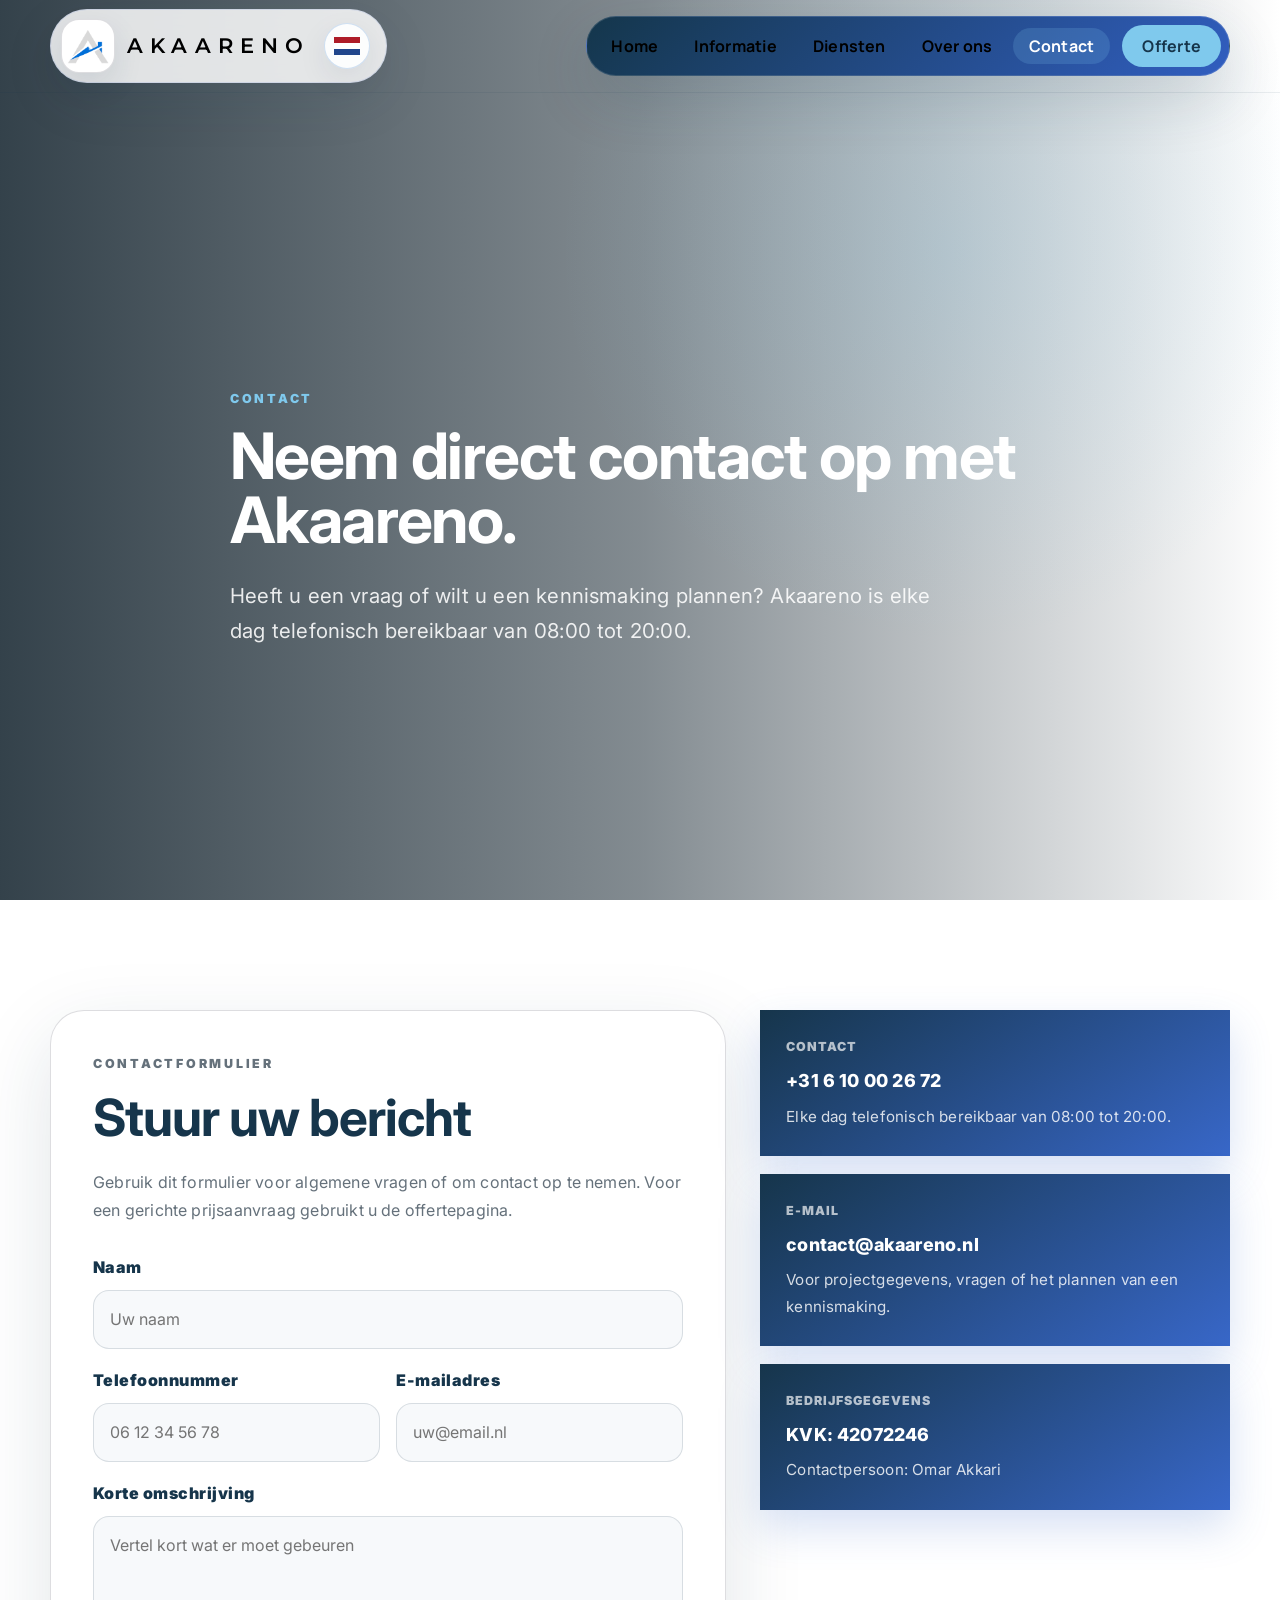
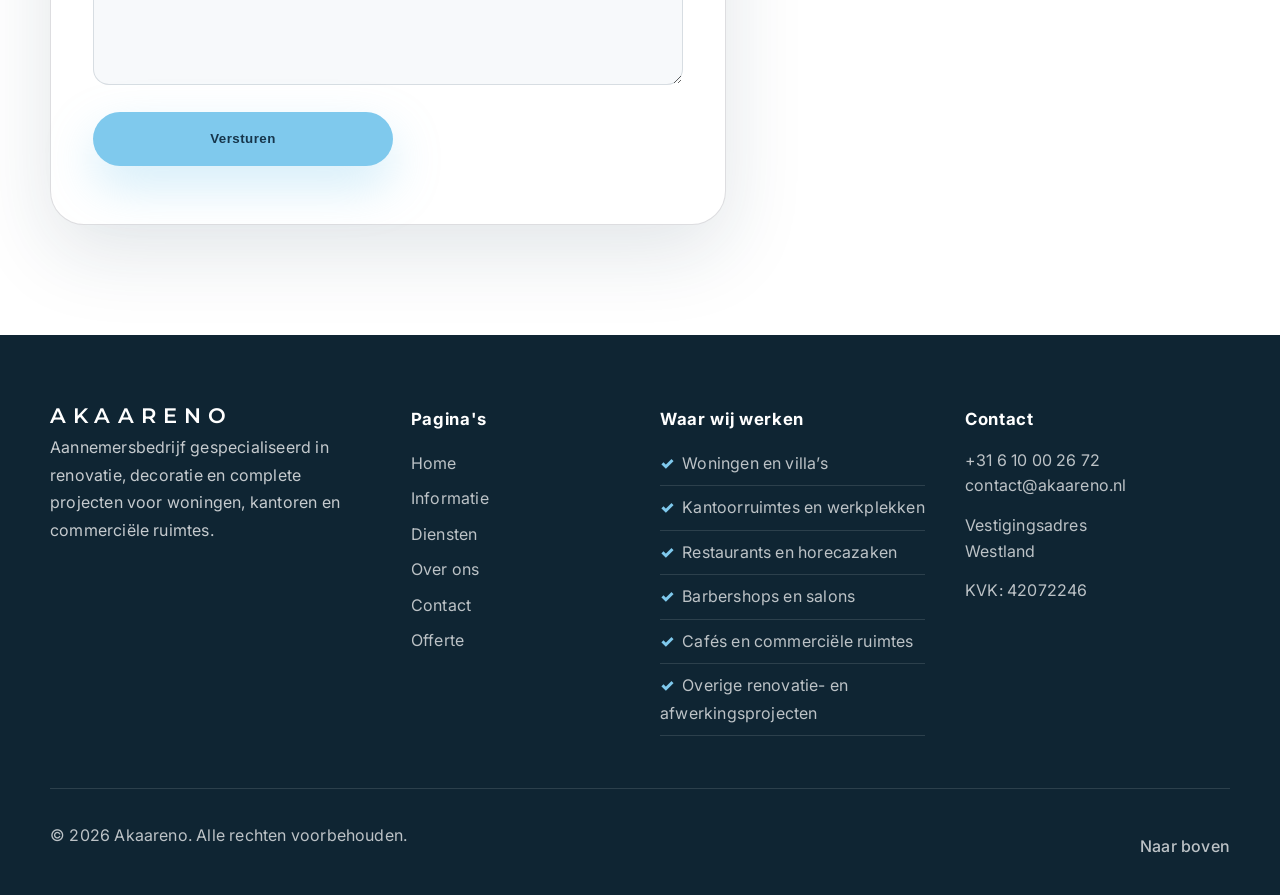
<file: contact.html>
<!DOCTYPE html>

<html lang="nl">
<head>
<meta charset="utf-8"/>
<meta content="width=device-width, initial-scale=1.0" name="viewport"/>
<meta content="Neem contact op met Akaareno voor renovatie, afwerking en projectvragen. Bel +31 6 10 00 26 72 of stuur direct een bericht." name="description"/>
<title>Contact | Akaareno aannemersbedrijf Het Westland</title>
<link href="favicon.ico" rel="icon" sizes="any"/>
<link href="favicon-32.png" rel="icon" sizes="32x32" type="image/png"/>
<link href="favicon-192.png" rel="icon" sizes="192x192" type="image/png"/>
<link href="apple-touch-icon.png" rel="apple-touch-icon"/>
<link href="https://fonts.googleapis.com" rel="preconnect"/>
<link crossorigin="" href="https://fonts.gstatic.com" rel="preconnect"/>
<script data-seo="akaareno" type="application/ld+json">{
  "@context": "https://schema.org",
  "@type": "GeneralContractor",
  "@id": "https://akaareno.com/#bedrijf",
  "name": "Akaareno",
  "url": "https://akaareno.com/",
  "description": "Aannemersbedrijf uit Het Westland voor renovatie, afwerking, woningen, kantoorruimtes en commerciële ruimtes.",
  "telephone": "+31 6 10 00 26 72",
  "email": "contact@akaareno.nl",
  "address": {
    "@type": "PostalAddress",
    "streetAddress": "Westland",
    "postalCode": "",
    "addressLocality": "Westland",
    "addressCountry": "NL"
  },
  "areaServed": [
    "Nederland",
    "België",
    "Duitsland"
  ],
  "openingHoursSpecification": [
    {
      "@type": "OpeningHoursSpecification",
      "dayOfWeek": [
        "Monday",
        "Tuesday",
        "Wednesday",
        "Thursday",
        "Friday",
        "Saturday",
        "Sunday"
      ],
      "opens": "08:00",
      "closes": "20:00"
    }
  ],
  "serviceType": [
    "Renovatie",
    "Aannemersbedrijf",
    "Kantoorruimtes",
    "Woningrenovatie",
    "Schilderwerk",
    "Vloerverwarming",
    "Loodgieterswerk",
    "Marmerafwerking",
    "Restaurant renovatie",
    "Barbershop renovatie"
  ]
}</script><link href="https://fonts.googleapis.com/css2?family=Inter:wght@400;500;600;700;800;900&amp;family=Marcellus&amp;family=Montserrat:wght@500;600;700&amp;family=Manrope:wght@500;600;700;800&amp;display=swap" rel="stylesheet"/>
<link href="style.css" rel="stylesheet"/>
<meta content="Akaareno, aannemersbedrijf Het Westland, aannemer Het Westland, aannemer Westland, renovatie Het Westland, renovatie Westland, kantoorruimte renovatie, kantoor verbouwen, woning renovatie, restaurant verbouwing, barbershop verbouwing, kapsalon verbouwing, schilderwerk, vloerverwarming, loodgieterswerk, marmer afwerking, tuin renovatie, renovatie Nederland, renovatie België, renovatie Duitsland" name="keywords"/><meta content="index, follow" name="robots"/><link href="https://akaareno.com/contact.html" rel="canonical"/><meta content="Contact | Akaareno aannemersbedrijf Het Westland" property="og:title"/><meta content="Neem contact op met Akaareno voor renovatie, afwerking en projectvragen. Bel +31 6 10 00 26 72 of stuur direct een bericht." property="og:description"/><meta content="website" property="og:type"/><meta content="https://akaareno.com/contact.html" property="og:url"/><meta content="Akaareno" property="og:site_name"/><meta content="nl_NL" property="og:locale"/><meta content="summary" name="twitter:card"/><meta content="Contact | Akaareno aannemersbedrijf Het Westland" name="twitter:title"/><meta content="Neem contact op met Akaareno voor renovatie, afwerking en projectvragen. Bel +31 6 10 00 26 72 of stuur direct een bericht." name="twitter:description"/></head>
<body id="top">
<header class="site-header" id="top">
<nav class="navbar container">
<div class="nav-start">
<a aria-label="Akaareno homepage" class="logo" href="index.html">
<div class="logo-mark">
<img alt="Akaareno logo" src="akaareno-logo.png"/>
</div>
<span class="logo-text">AKAARENO</span>
</a>
<div class="language-selector">
<button aria-controls="languageMenu" aria-expanded="false" aria-label="Taal kiezen" class="language-toggle" id="languageToggle" type="button">
<img alt="Nederlands" id="languageFlag" src="nlflag.svg"/>
</button>
<div aria-label="Taal kiezen" class="language-menu" id="languageMenu" role="menu">
<button class="language-option" data-lang="nl" role="menuitem" type="button">
<img alt="" src="nlflag.svg"/>
<span>Nederlands</span>
</button>
<button class="language-option" data-lang="en" role="menuitem" type="button">
<img alt="" src="uk.svg"/>
<span>English</span>
</button>
<button class="language-option" data-lang="fr" role="menuitem" type="button">
<img alt="" src="fransflag.jpg"/>
<span>Français</span>
</button>
<button class="language-option" data-lang="de" role="menuitem" type="button">
<img alt="" src="duitsflag.svg"/>
<span>Test</span>
</button>
<button class="language-option" data-lang="ar" role="menuitem" type="button">
<img alt="" src="arabische taal.png"/>
<span>العربية</span>
</button>
</div>
</div>
</div>
<button aria-expanded="false" aria-label="Menu openen" class="menu-toggle">
<span></span><span></span><span></span>
</button>
<ul class="nav-links">
<li><a data-i18n="nav.home" href="index.html">Home</a></li>
<li>
<a data-i18n="nav.informatie" href="informatie.html">Informatie</a>
</li>
<li><a data-i18n="nav.diensten" href="diensten.html">Diensten</a></li>
<li><a data-i18n="nav.overOns" href="over-ons.html">Over ons</a></li>
<li><a class="active" data-i18n="nav.contact" href="contact.html">Contact</a></li><li>
<a class="nav-cta" data-i18n="nav.offerte" href="offerte.html">Offerte</a>
</li>
</ul>
</nav>
</header>
<main>
<section class="page-hero contact-hero">
<div class="hero-overlay"></div>
<div class="container page-hero-content reveal">
<p class="eyebrow" data-i18n="contact.hero.eyebrow">Contact</p>
<h1 data-i18n="contact.hero.title">Neem direct contact op met Akaareno.</h1>
<p data-i18n="contact.hero.text">Heeft u een vraag of wilt u een kennismaking plannen? Akaareno is elke dag telefonisch bereikbaar van 08:00 tot 20:00.</p>
</div>
</section>
<section class="section container contact-layout">
<div class="contact-panel reveal">
<p class="eyebrow" data-i18n="contact.panel.eyebrow">Contactformulier</p>
<h2 data-i18n="contact.panel.title">Stuur uw bericht</h2>
<p data-i18n="contact.panel.text">Gebruik dit formulier voor algemene vragen of om contact op te nemen. Voor een gerichte prijsaanvraag gebruikt u de offertepagina.</p>
<form action="https://api.web3forms.com/submit" class="contact-form" id="contactForm" method="POST">
<input name="access_key" type="hidden" value="b1633a9e-07c7-4f43-8764-27dd958bc111"/>
<input data-i18n-value="contact.subject" name="subject" type="hidden" value="Nieuw contactbericht via Akaareno website"/>
<input name="from_name" type="hidden" value="Akaareno Contactformulier"/>
<input autocomplete="off" class="hidden" name="botcheck" tabindex="-1" type="checkbox"/>
<div class="form-row">
<label data-i18n="contact.form.name.label" for="naam">Naam</label>
<input data-i18n-placeholder="contact.form.name.placeholder" id="naam" name="Naam" placeholder="Uw naam" required="" type="text"/>
</div>
<div class="form-row two-fields">
<div>
<label data-i18n="contact.form.phone.label" for="telefoon">Telefoonnummer</label>
<input data-i18n-placeholder="contact.form.phone.placeholder" id="telefoon" name="Telefoonnummer" placeholder="06 12 34 56 78" required="" type="tel"/>
</div>
<div>
<label data-i18n="contact.form.email.label" for="email">E-mailadres</label>
<input data-i18n-placeholder="contact.form.email.placeholder" id="email" name="email" placeholder="uw@email.nl" required="" type="email"/>
</div>
</div>
<div class="form-row">
<label data-i18n="contact.form.message.label" for="bericht">Korte omschrijving</label>
<textarea data-i18n-placeholder="contact.form.message.placeholder" id="bericht" name="Bericht" placeholder="Vertel kort wat er moet gebeuren" required="" rows="5"></textarea>
</div>
<button class="btn btn-primary form-button" data-i18n="contact.form.submit" type="submit">Versturen</button>
<p class="form-message" id="formMessage" role="status"></p>
</form>
</div>
<aside class="contact-sidebar reveal">
<div class="contact-box">
<span data-i18n="contact.sidebar.contact.label">Contact</span>
<a href="tel:+31610002672">+31 6 10 00 26 72</a>
<p data-i18n="contact.sidebar.contact.text">
              Elke dag telefonisch bereikbaar van 08:00 tot 20:00.
            </p>
</div>
<div class="contact-box">
<span data-i18n="contact.sidebar.email.label">E-mail</span>
<a href="mailto:contact@akaareno.nl">contact@akaareno.nl</a>
<p data-i18n="contact.sidebar.email.text">
              Voor projectgegevens, vragen of het plannen van een kennismaking.
            </p>
</div>
<div class="contact-box">
<span data-i18n="contact.sidebar.company.label">Bedrijfsgegevens</span>
  <strong>KVK: 42072246</strong>
<p data-i18n="contact.sidebar.company.text">
              Contactpersoon: Omar Akkari
            </p>
</div>
</aside>
</section>
</main>
<footer class="footer">
<div class="container footer-grid">
<div>
<a class="footer-logo" href="index.html">Akaareno</a>
<p data-i18n="footer.brandText">
            Aannemersbedrijf voor renovatie, afwerking en complete projecten in
            woningen, kantoorruimtes en commerciële interieurs.
          </p>
</div>
<div>
<h4 data-i18n="footer.pagesHeading">Pagina's</h4>
<a data-i18n="nav.home" href="index.html">Home</a>
<a data-i18n="nav.informatie" href="informatie.html">Informatie</a>
<a data-i18n="nav.diensten" href="diensten.html">Diensten</a>
<a data-i18n="nav.overOns" href="over-ons.html">Over ons</a>
<a data-i18n="nav.contact" href="contact.html">Contact</a><a data-i18n="nav.offerte" href="offerte.html">Offerte</a>
</div>
<div>
<h4 data-i18n="footer.servicesHeading">Waar wij werken</h4>
<ul>
<li data-i18n="footer.service1">Woningen en villa’s</li>
<li data-i18n="footer.service2">Kantoorruimtes en werkplekken</li>
<li data-i18n="footer.service3">Restaurants en horecazaken</li>
<li data-i18n="footer.service4">Barbershops en salons</li>
<li data-i18n="footer.service5">Cafés en commerciële ruimtes</li>
<li data-i18n="footer.service6">
              Overige renovatie- en afwerkingsprojecten
            </li>
</ul>
</div>
<div class="footer-contact-column">
<h4 data-i18n="footer.contactHeading">Contact</h4>
<div class="footer-contact-details">
<div class="footer-contact-group">
<a href="tel:+31610002672">+31 6 10 00 26 72</a>
<a href="mailto:contact@akaareno.nl">contact@akaareno.nl</a>
</div>
<div class="footer-contact-group">
<span>Vestigingsadres</span>
<span>Westland</span>
</div>
<div class="footer-contact-group">
  <span>KVK: 42072246</span>
</div>
</div>
</div>
</div>
<div class="footer-bottom container">
<span data-i18n="footer.copy">© 2026 Akaareno. Alle rechten voorbehouden.</span>
<a class="back-to-top" data-i18n="footer.backToTop" href="#top">Naar boven</a>
</div>
</footer>
<script src="main.js"></script>
</body>
</html>
</file>
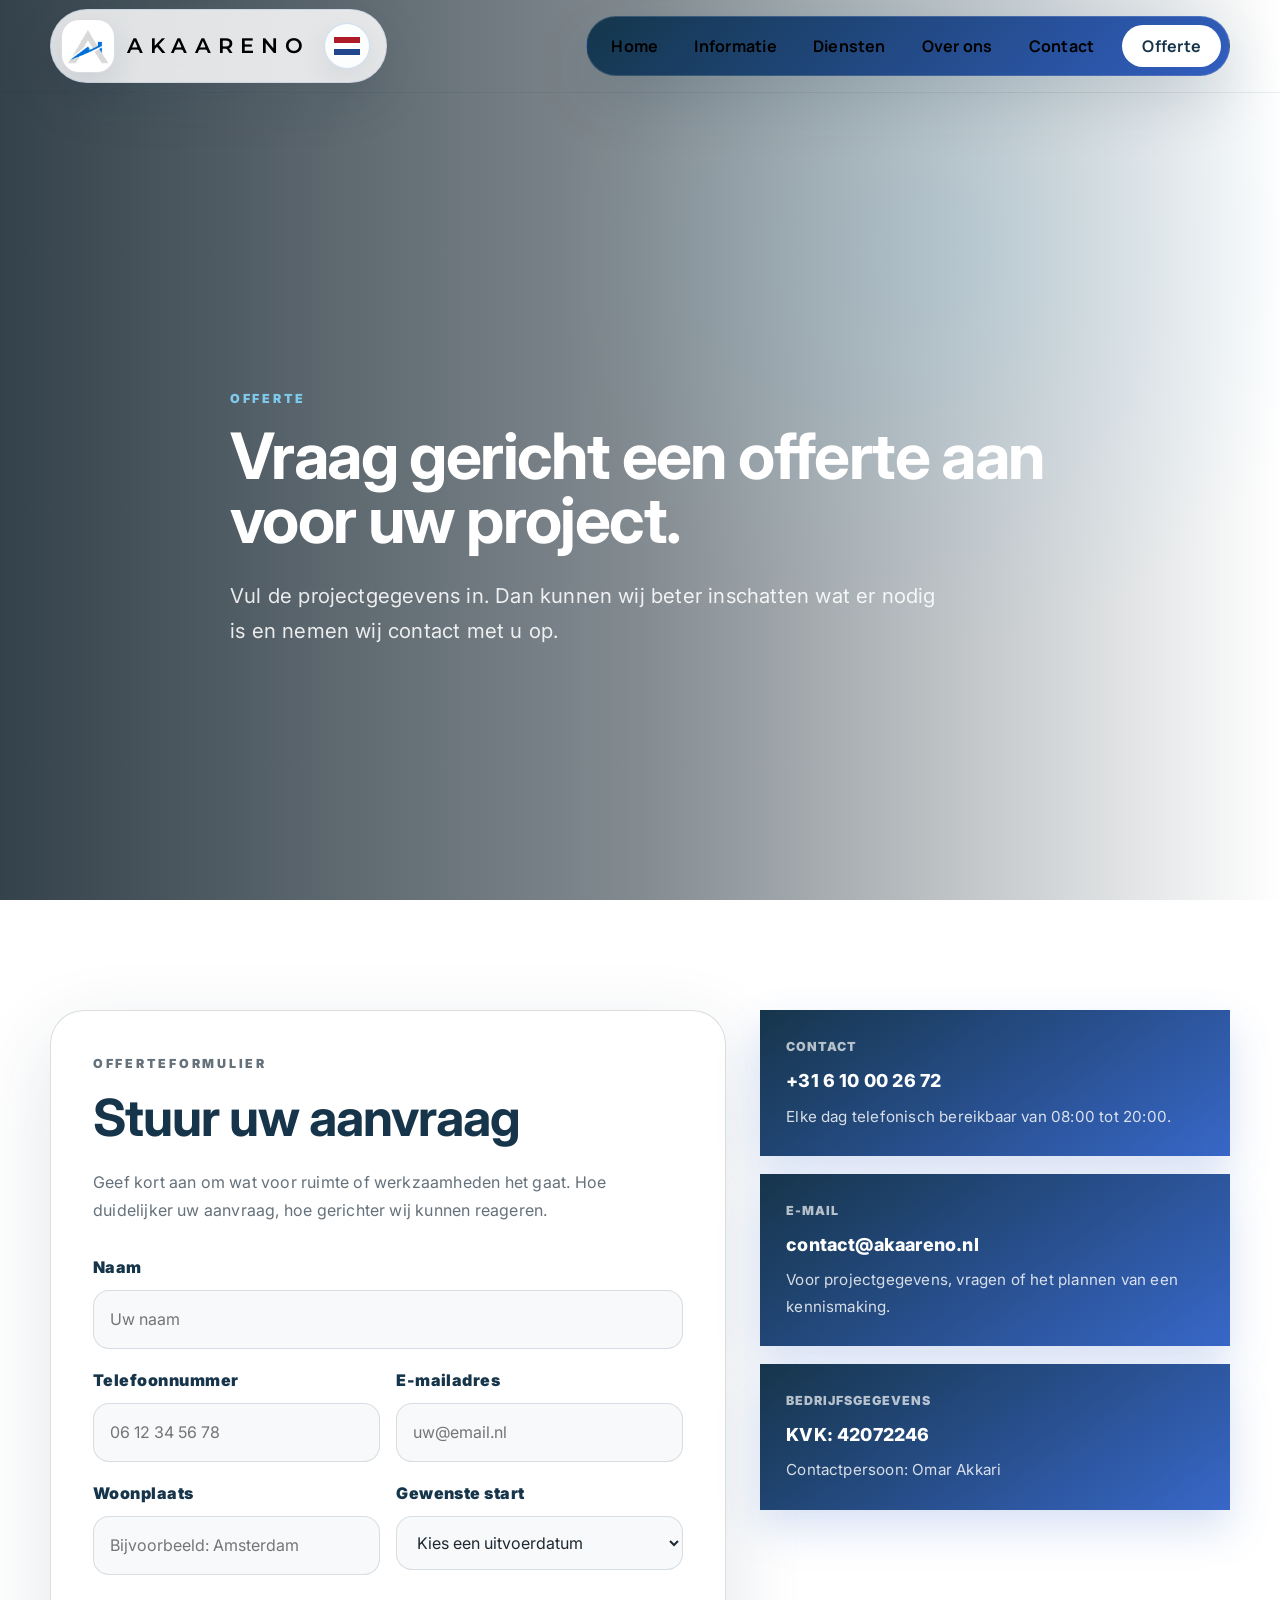
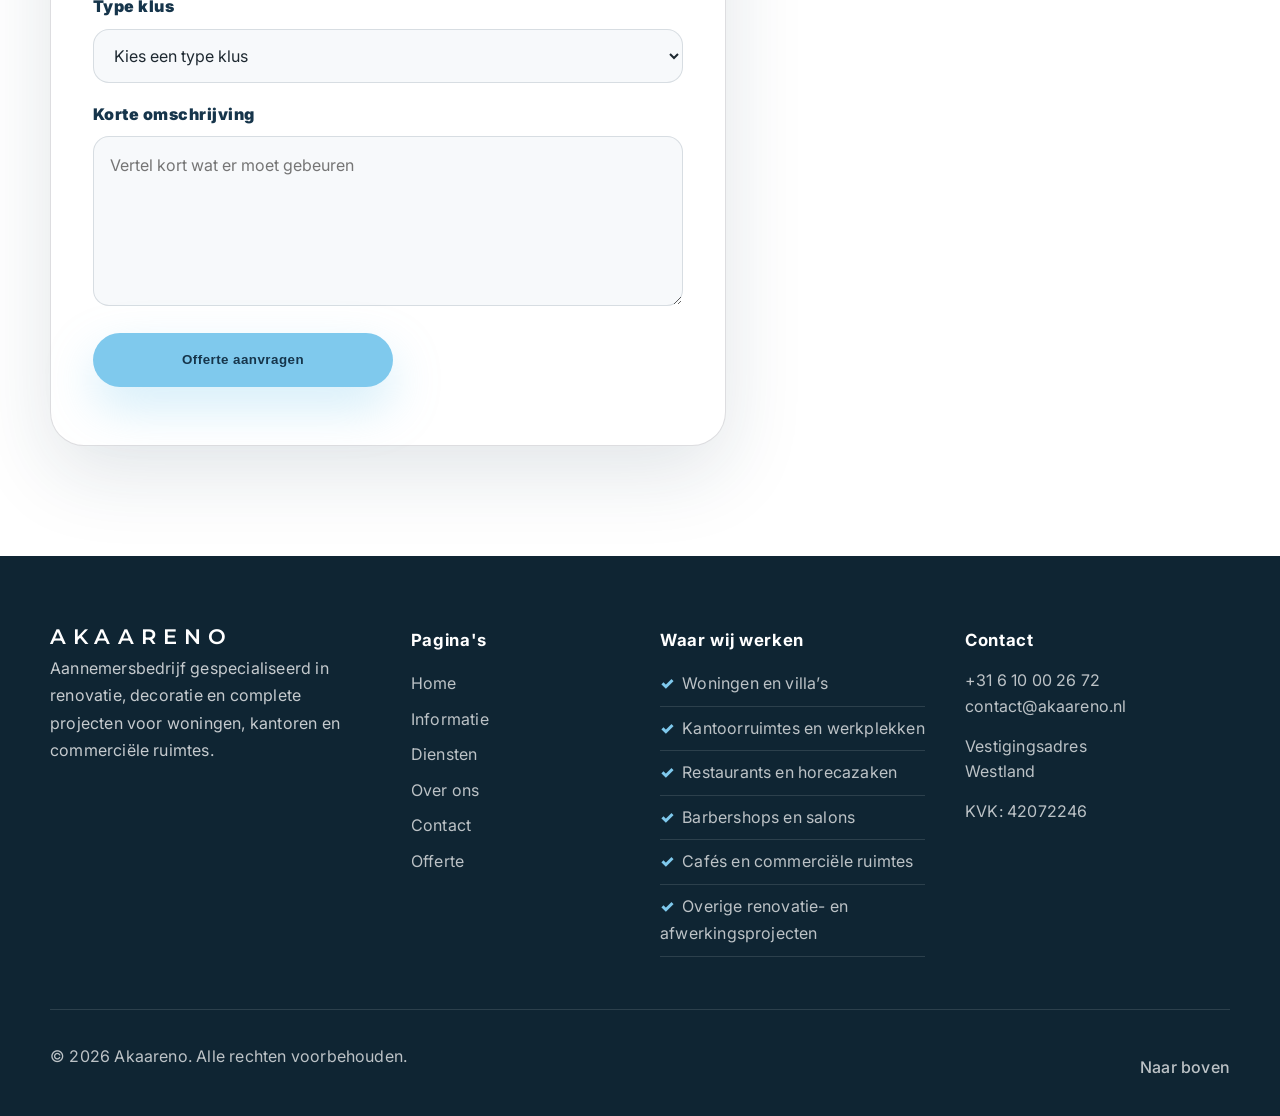
<file: offerte.html>
<!DOCTYPE html>

<html lang="nl">
<head>
<meta charset="utf-8"/>
<meta content="width=device-width, initial-scale=1.0" name="viewport"/>
<meta content="Vraag een offerte aan bij Akaareno voor renovatie, afwerking, kantoorruimtes, woningen en commerciële projecten in Nederland, België en Duitsland." name="description"/>
<title>Offerte aanvragen | Akaareno</title>
<link href="favicon.ico" rel="icon" sizes="any"/>
<link href="favicon-32.png" rel="icon" sizes="32x32" type="image/png"/>
<link href="favicon-192.png" rel="icon" sizes="192x192" type="image/png"/>
<link href="apple-touch-icon.png" rel="apple-touch-icon"/>
<link href="https://fonts.googleapis.com" rel="preconnect"/>
<link crossorigin="" href="https://fonts.gstatic.com" rel="preconnect"/>
<script data-seo="akaareno" type="application/ld+json">{
  "@context": "https://schema.org",
  "@type": "GeneralContractor",
  "@id": "https://akaareno.com/#bedrijf",
  "name": "Akaareno",
  "url": "https://akaareno.com/",
  "description": "Aannemersbedrijf uit Het Westland voor renovatie, afwerking, woningen, kantoorruimtes en commerciële ruimtes.",
  "telephone": "+31 6 10 00 26 72",
  "email": "contact@akaareno.nl",
  "address": {
    "@type": "PostalAddress",
    "streetAddress": "Westland",
    "postalCode": "",
    "addressLocality": "Westland",
    "addressCountry": "NL"
  },
  "areaServed": [
    "Nederland",
    "België",
    "Duitsland"
  ],
  "openingHoursSpecification": [
    {
      "@type": "OpeningHoursSpecification",
      "dayOfWeek": [
        "Monday",
        "Tuesday",
        "Wednesday",
        "Thursday",
        "Friday",
        "Saturday",
        "Sunday"
      ],
      "opens": "08:00",
      "closes": "20:00"
    }
  ],
  "serviceType": [
    "Renovatie",
    "Aannemersbedrijf",
    "Kantoorruimtes",
    "Woningrenovatie",
    "Schilderwerk",
    "Vloerverwarming",
    "Loodgieterswerk",
    "Marmerafwerking",
    "Restaurant renovatie",
    "Barbershop renovatie"
  ]
}</script><link href="https://fonts.googleapis.com/css2?family=Inter:wght@400;500;600;700;800;900&amp;family=Marcellus&amp;family=Montserrat:wght@500;600;700&amp;family=Manrope:wght@500;600;700;800&amp;display=swap" rel="stylesheet"/>
<link href="style.css" rel="stylesheet"/>
<meta content="Akaareno, aannemersbedrijf Het Westland, aannemer Het Westland, aannemer Westland, renovatie Het Westland, renovatie Westland, kantoorruimte renovatie, kantoor verbouwen, woning renovatie, restaurant verbouwing, barbershop verbouwing, kapsalon verbouwing, schilderwerk, vloerverwarming, loodgieterswerk, marmer afwerking, tuin renovatie, renovatie Nederland, renovatie België, renovatie Duitsland" name="keywords"/><meta content="index, follow" name="robots"/><link href="https://akaareno.com/offerte.html" rel="canonical"/><meta content="Offerte aanvragen | Akaareno" property="og:title"/><meta content="Vraag een offerte aan bij Akaareno voor renovatie, afwerking, kantoorruimtes, woningen en commerciële projecten in Nederland, België en Duitsland." property="og:description"/><meta content="website" property="og:type"/><meta content="https://akaareno.com/offerte.html" property="og:url"/><meta content="Akaareno" property="og:site_name"/><meta content="nl_NL" property="og:locale"/><meta content="summary" name="twitter:card"/><meta content="Offerte aanvragen | Akaareno" name="twitter:title"/><meta content="Vraag een offerte aan bij Akaareno voor renovatie, afwerking, kantoorruimtes, woningen en commerciële projecten in Nederland, België en Duitsland." name="twitter:description"/></head>
<body id="top">
<header class="site-header" id="top">
<nav class="navbar container">
<div class="nav-start">
<a aria-label="Akaareno homepage" class="logo" href="index.html">
<div class="logo-mark">
<img alt="Akaareno logo" src="akaareno-logo.png"/>
</div>
<span class="logo-text">AKAARENO</span>
</a>
<div class="language-selector">
<button aria-controls="languageMenu" aria-expanded="false" aria-label="Taal kiezen" class="language-toggle" id="languageToggle" type="button">
<img alt="Nederlands" id="languageFlag" src="nlflag.svg"/>
</button>
<div aria-label="Taal kiezen" class="language-menu" id="languageMenu" role="menu">
<button class="language-option" data-lang="nl" role="menuitem" type="button">
<img alt="" src="nlflag.svg"/>
<span>Nederlands</span>
</button>
<button class="language-option" data-lang="en" role="menuitem" type="button">
<img alt="" src="uk.svg"/>
<span>English</span>
</button>
<button class="language-option" data-lang="fr" role="menuitem" type="button">
<img alt="" src="fransflag.jpg"/>
<span>Français</span>
</button>
<button class="language-option" data-lang="de" role="menuitem" type="button">
<img alt="" src="duitsflag.svg"/>
<span>Deutsch</span>
</button>
<button class="language-option" data-lang="ar" role="menuitem" type="button">
<img alt="" src="arabische taal.png"/>
<span>العربية</span>
</button>
</div>
</div>
</div>
<button aria-expanded="false" aria-label="Menu openen" class="menu-toggle">
<span></span><span></span><span></span>
</button>
<ul class="nav-links">
<li><a data-i18n="nav.home" href="index.html">Home</a></li>
<li>
<a data-i18n="nav.informatie" href="informatie.html">Informatie</a>
</li>
<li><a data-i18n="nav.diensten" href="diensten.html">Diensten</a></li>
<li><a data-i18n="nav.overOns" href="over-ons.html">Over ons</a></li>
<li><a data-i18n="nav.contact" href="contact.html">Contact</a></li><li>
<a class="nav-cta active" data-i18n="nav.offerte" href="offerte.html">Offerte</a>
</li>
</ul>
</nav>
</header>
<main>
<section class="page-hero contact-hero">
<div class="hero-overlay"></div>
<div class="container page-hero-content reveal">
<p class="eyebrow" data-i18n="quote.hero.eyebrow">Offerte</p>
<h1 data-i18n="quote.hero.title">Vraag gericht een offerte aan voor uw project.</h1>
<p data-i18n="quote.hero.text">Vul de projectgegevens in. Dan kunnen wij beter inschatten wat er nodig is en nemen wij contact met u op.</p>
</div>
</section>
<section class="section container contact-layout">
<div class="contact-panel reveal">
<p class="eyebrow" data-i18n="quote.panel.eyebrow">Offerteformulier</p>
<h2 data-i18n="quote.panel.title">Stuur uw aanvraag</h2>
<p data-i18n="quote.panel.text">Geef kort aan om wat voor ruimte of werkzaamheden het gaat. Hoe duidelijker uw aanvraag, hoe gerichter wij kunnen reageren.</p>
<form action="https://api.web3forms.com/submit" class="contact-form" id="contactForm" method="POST">
<input name="access_key" type="hidden" value="dbc608af-3caa-42c0-b16e-4903478040ac"/>
<input data-i18n-value="quote.subject" name="subject" type="hidden" value="Nieuwe offerteaanvraag via Akaareno website"/>
<input name="from_name" type="hidden" value="Akaareno Offerteformulier"/>
<input autocomplete="off" class="hidden" name="botcheck" tabindex="-1" type="checkbox"/>
<div class="form-row">
<label data-i18n="contact.form.name.label" for="naam">Naam</label>
<input data-i18n-placeholder="contact.form.name.placeholder" id="naam" name="Naam" placeholder="Uw naam" required="" type="text"/>
</div>
<div class="form-row two-fields">
<div>
<label data-i18n="contact.form.phone.label" for="telefoon">Telefoonnummer</label>
<input data-i18n-placeholder="contact.form.phone.placeholder" id="telefoon" name="Telefoonnummer" placeholder="06 12 34 56 78" required="" type="tel"/>
</div>
<div>
<label data-i18n="contact.form.email.label" for="email">E-mailadres</label>
<input data-i18n-placeholder="contact.form.email.placeholder" id="email" name="email" placeholder="uw@email.nl" required="" type="email"/>
</div>
</div>
<div class="form-row two-fields">
<div>
<label data-i18n="contact.form.city.label" for="woonplaats">Woonplaats</label>
<input data-i18n-placeholder="contact.form.city.placeholder" id="woonplaats" name="Woonplaats" placeholder="Bijvoorbeeld: Amsterdam" required="" type="text"/>
</div>
<div>
<label data-i18n="contact.form.start.label" for="start">Gewenste start</label>
<select id="start" name="Gewenste startdatum" required="">
<option data-i18n="contact.form.start.prompt" value="">
                    Kies een uitvoerdatum
                  </option>
<option data-i18n="contact.form.start.option2w" value="Vanaf 2 weken">
                    Vanaf 2 weken
                  </option>
<option data-i18n="contact.form.start.option3w" value="Vanaf 3 weken">
                    Vanaf 3 weken
                  </option>
<option data-i18n="contact.form.start.option4w" value="Vanaf 4 weken">
                    Vanaf 4 weken
                  </option>
<option data-i18n="contact.form.start.optionUnknown" value="Nog niet bekend">
                    Nog niet bekend
                  </option>
</select>
</div>
</div>
<div class="form-row">
<label data-i18n="contact.form.type.label" for="typeKlus">Type klus</label>
<select id="typeKlus" name="Type klus" required="">
<option data-i18n="contact.form.type.prompt" value="">
                  Kies een type klus
                </option>
<option data-i18n="contact.form.type.optionComplete" value="Complete woning">
                  Complete woning
                </option>
<option data-i18n="contact.form.type.optionDesign" value="Huisdesign">
                  Huisdesign
                </option>
<option data-i18n="contact.form.type.optionOffice" value="Kantoorruimte">
                  Kantoorruimte
                </option>
<option data-i18n="contact.form.type.optionMarble" value="Marmer">
                  Marmer
                </option>
<option data-i18n="contact.form.type.optionGarden" value="Tuin">
                  Tuin
                </option>
<option data-i18n="contact.form.type.optionPaint" value="Schilderwerk">
                  Schilderwerk
                </option>
<option data-i18n="contact.form.type.optionRenovation" value="Renovatie">
                  Renovatie
                </option>
<option data-i18n="contact.form.type.optionHeating" value="Vloerverwarming">
                  Vloerverwarming
                </option>
<option data-i18n="contact.form.type.optionPlumbing" value="Loodgieterswerk">
                  Loodgieterswerk
                </option>
<option data-i18n="contact.form.type.optionOther" value="Anders">
                  Anders
                </option>
</select>
</div>
<div class="form-row other-job-field" id="otherJobField">
<label data-i18n="contact.form.other.label" for="anders">Anders, namelijk</label>
<input data-i18n-placeholder="contact.form.other.placeholder" id="anders" name="Anders namelijk" placeholder="Typ hier uw klus" type="text"/>
</div>
<div class="form-row">
<label data-i18n="contact.form.message.label" for="bericht">Korte omschrijving</label>
<textarea data-i18n-placeholder="contact.form.message.placeholder" id="bericht" name="Bericht" placeholder="Vertel kort wat er moet gebeuren" rows="5"></textarea>
</div>
<button class="btn btn-primary form-button" data-i18n="quote.form.submit" type="submit">Offerte aanvragen</button>
<p class="form-message" id="formMessage" role="status"></p>
</form>
</div>
<aside class="contact-sidebar reveal">
<div class="contact-box">
<span data-i18n="contact.sidebar.contact.label">Contact</span>
<a href="tel:+31610002672">+31 6 10 00 26 72</a>
<p data-i18n="contact.sidebar.contact.text">
              Elke dag telefonisch bereikbaar van 08:00 tot 20:00.
            </p>
</div>
<div class="contact-box">
<span data-i18n="contact.sidebar.email.label">E-mail</span>
<a href="mailto:contact@akaareno.nl">contact@akaareno.nl</a>
<p data-i18n="contact.sidebar.email.text">
              Voor projectgegevens, vragen of het plannen van een kennismaking.
            </p>
</div>
<div class="contact-box">
<span data-i18n="contact.sidebar.company.label">Bedrijfsgegevens</span>
            <strong>KVK: 42072246</strong>
<p data-i18n="contact.sidebar.company.text">
              Contactpersoon: Omar Akkari
            </p>
</div>
</aside>
</section>
</main>
<footer class="footer">
<div class="container footer-grid">
<div>
<a class="footer-logo" href="index.html">Akaareno</a>
<p data-i18n="footer.brandText">
            Aannemersbedrijf voor renovatie, afwerking en complete projecten in
            woningen, kantoorruimtes en commerciële interieurs.
          </p>
</div>
<div>
<h4 data-i18n="footer.pagesHeading">Pagina's</h4>
<a data-i18n="nav.home" href="index.html">Home</a>
<a data-i18n="nav.informatie" href="informatie.html">Informatie</a>
<a data-i18n="nav.diensten" href="diensten.html">Diensten</a>
<a data-i18n="nav.overOns" href="over-ons.html">Over ons</a>
<a data-i18n="nav.contact" href="contact.html">Contact</a><a data-i18n="nav.offerte" href="offerte.html">Offerte</a>
</div>
<div>
<h4 data-i18n="footer.servicesHeading">Waar wij werken</h4>
<ul>
<li data-i18n="footer.service1">Woningen en villa’s</li>
<li data-i18n="footer.service2">Kantoorruimtes en werkplekken</li>
<li data-i18n="footer.service3">Restaurants en horecazaken</li>
<li data-i18n="footer.service4">Barbershops en salons</li>
<li data-i18n="footer.service5">Cafés en commerciële ruimtes</li>
<li data-i18n="footer.service6">
              Overige renovatie- en afwerkingsprojecten
            </li>
</ul>
</div>
<div class="footer-contact-column">
<h4 data-i18n="footer.contactHeading">Contact</h4>
<div class="footer-contact-details">
<div class="footer-contact-group">
<a href="tel:+31610002672">+31 6 10 00 26 72</a>
<a href="mailto:contact@akaareno.nl">contact@akaareno.nl</a>
</div>
<div class="footer-contact-group">
<span>Vestigingsadres</span>
<span>Westland</span>
</div>
<div class="footer-contact-group">
            <span>KVK: 42072246</span>
</div>
</div>
</div>
</div>
<div class="footer-bottom container">
<span data-i18n="footer.copy">© 2026 Akaareno. Alle rechten voorbehouden.</span>
<a class="back-to-top" data-i18n="footer.backToTop" href="#top">Naar boven</a>
</div>
</footer>
<script src="main.js"></script>
</body>
</html>
</file>
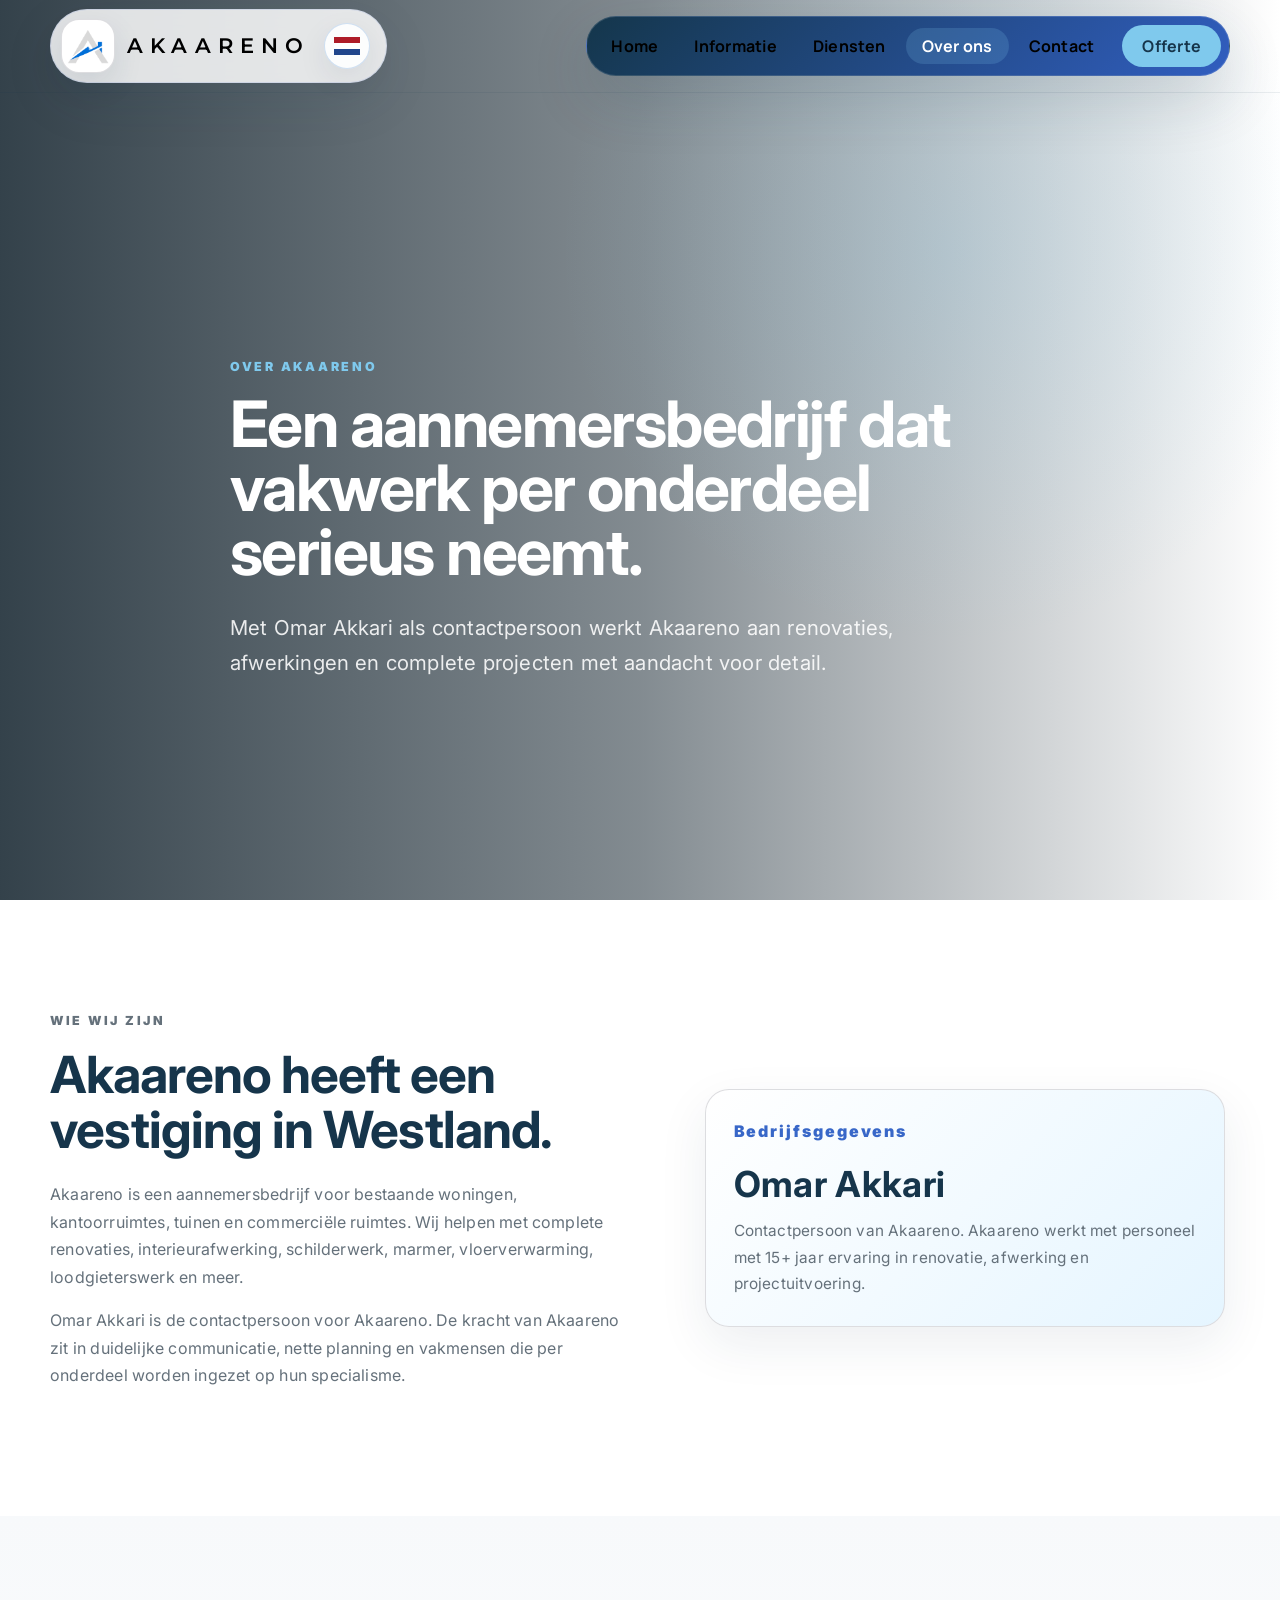
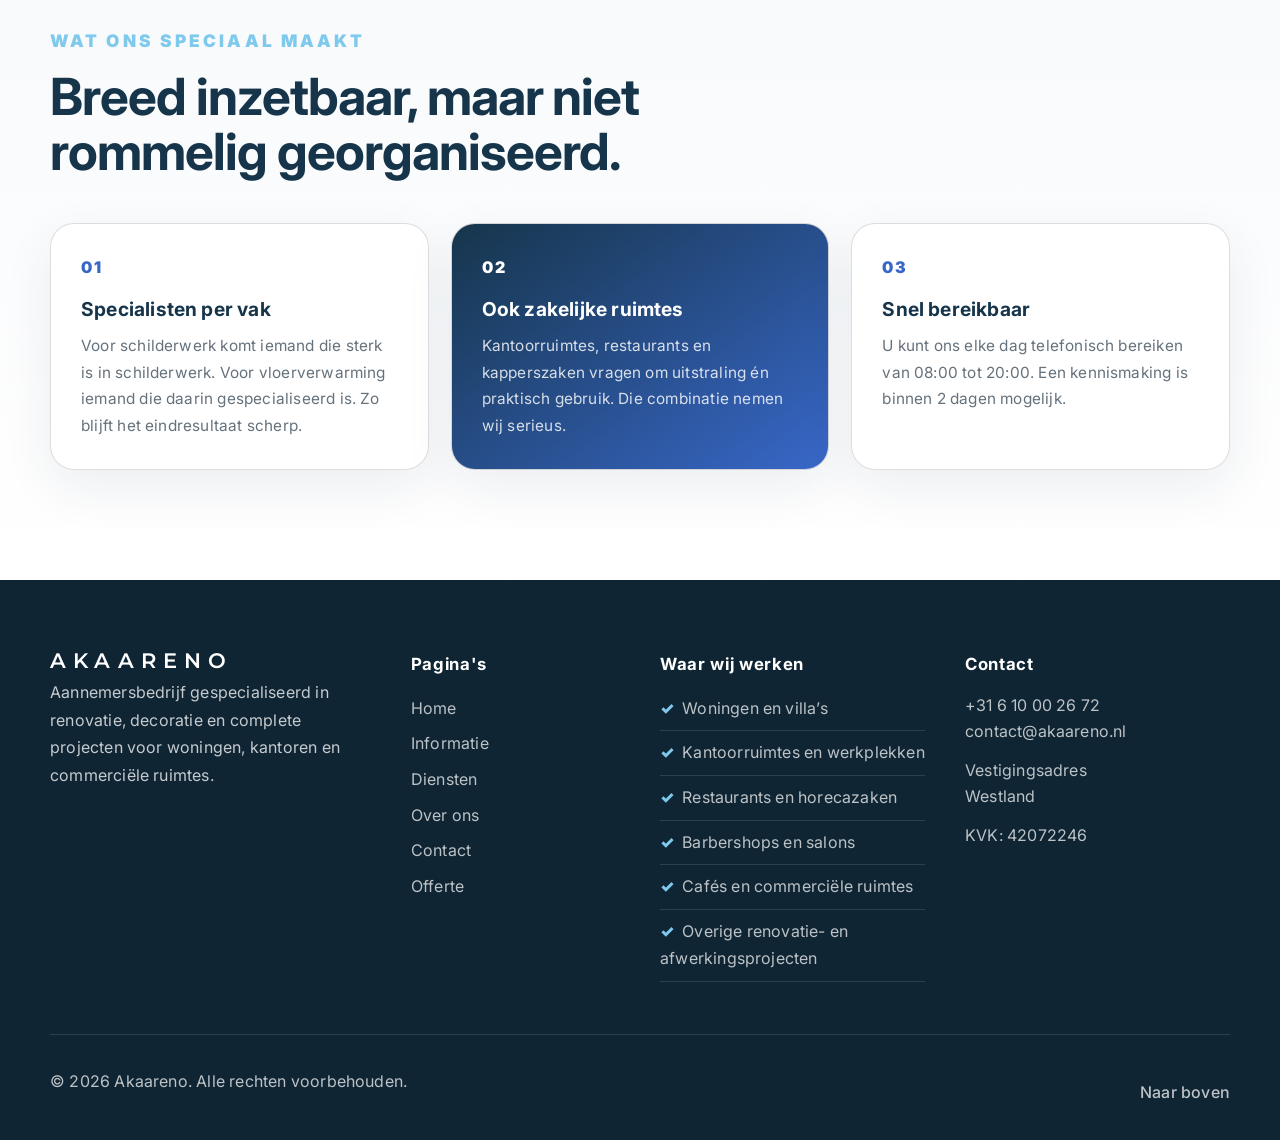
<file: over-ons.html>
<!doctype html>

<html lang="nl">
  <head>
    <meta charset="utf-8" />
    <meta content="width=device-width, initial-scale=1.0" name="viewport" />
    <meta
      content="Akaareno is een aannemersbedrijf uit Het Westland voor bestaande woningen, kantoorruimtes en commerciële ruimtes met 15+ jaar ervaring in renovatie en afwerking."
      name="description"
    />
    <title>Over Akaareno | Aannemersbedrijf uit Het Westland</title>
    <link href="favicon.ico" rel="icon" sizes="any" />
    <link href="favicon-32.png" rel="icon" sizes="32x32" type="image/png" />
    <link href="favicon-192.png" rel="icon" sizes="192x192" type="image/png" />
    <link href="apple-touch-icon.png" rel="apple-touch-icon" />
    <link href="https://fonts.googleapis.com" rel="preconnect" />
    <link crossorigin="" href="https://fonts.gstatic.com" rel="preconnect" />
    <script data-seo="akaareno" type="application/ld+json">
      {
        "@context": "https://schema.org",
        "@type": "GeneralContractor",
        "@id": "https://akaareno.com/#bedrijf",
        "name": "Akaareno",
        "url": "https://akaareno.com/",
        "description": "Aannemersbedrijf uit Het Westland voor renovatie, afwerking, woningen, kantoorruimtes en commerciële ruimtes.",
        "telephone": "+31 6 10 00 26 72",
        "email": "contact@akaareno.nl",
        "address": {
          "@type": "PostalAddress",
          "streetAddress": "Westland",
          "postalCode": "",
          "addressLocality": "Westland",
          "addressCountry": "NL"
        },
        "areaServed": ["Nederland", "België", "Duitsland"],
        "openingHoursSpecification": [
          {
            "@type": "OpeningHoursSpecification",
            "dayOfWeek": [
              "Monday",
              "Tuesday",
              "Wednesday",
              "Thursday",
              "Friday",
              "Saturday",
              "Sunday"
            ],
            "opens": "08:00",
            "closes": "20:00"
          }
        ],
        "serviceType": [
          "Renovatie",
          "Aannemersbedrijf",
          "Kantoorruimtes",
          "Woningrenovatie",
          "Schilderwerk",
          "Vloerverwarming",
          "Loodgieterswerk",
          "Marmerafwerking",
          "Restaurant renovatie",
          "Barbershop renovatie"
        ]
      }
    </script>
    <link
      href="https://fonts.googleapis.com/css2?family=Inter:wght@400;500;600;700;800;900&amp;family=Marcellus&amp;family=Montserrat:wght@500;600;700&amp;family=Manrope:wght@500;600;700;800&amp;display=swap"
      rel="stylesheet"
    />
    <link href="style.css" rel="stylesheet" />
    <meta
      content="Akaareno, aannemersbedrijf Het Westland, aannemer Het Westland, aannemer Westland, renovatie Het Westland, renovatie Westland, kantoorruimte renovatie, kantoor verbouwen, woning renovatie, restaurant verbouwing, barbershop verbouwing, kapsalon verbouwing, schilderwerk, vloerverwarming, loodgieterswerk, marmer afwerking, tuin renovatie, renovatie Nederland, renovatie België, renovatie Duitsland"
      name="keywords"
    />
    <meta content="index, follow" name="robots" />
    <link href="https://akaareno.com/over-ons.html" rel="canonical" />
    <meta
      content="Over Akaareno | Aannemersbedrijf uit Het Westland"
      property="og:title"
    />
    <meta
      content="Akaareno is een aannemersbedrijf uit Het Westland voor bestaande woningen, kantoorruimtes en commerciële ruimtes met 15+ jaar ervaring in renovatie en afwerking."
      property="og:description"
    />
    <meta content="website" property="og:type" />
    <meta content="https://akaareno.com/over-ons.html" property="og:url" />
    <meta content="Akaareno" property="og:site_name" />
    <meta content="nl_NL" property="og:locale" />
    <meta content="summary" name="twitter:card" />
    <meta
      content="Over Akaareno | Aannemersbedrijf uit Het Westland"
      name="twitter:title"
    />
    <meta
      content="Akaareno is een aannemersbedrijf uit Het Westland voor bestaande woningen, kantoorruimtes en commerciële ruimtes met 15+ jaar ervaring in renovatie en afwerking."
      name="twitter:description"
    />
  </head>
  <body id="top">
    <header class="site-header" id="top">
      <nav class="navbar container">
        <div class="nav-start">
          <a aria-label="Akaareno homepage" class="logo" href="index.html">
            <div class="logo-mark">
              <img alt="Akaareno logo" src="akaareno-logo.png" />
            </div>
            <span class="logo-text">AKAARENO</span>
          </a>
          <div class="language-selector">
            <button
              aria-controls="languageMenu"
              aria-expanded="false"
              aria-label="Taal kiezen"
              class="language-toggle"
              id="languageToggle"
              type="button"
            >
              <img alt="Nederlands" id="languageFlag" src="nlflag.svg" />
            </button>
            <div
              aria-label="Taal kiezen"
              class="language-menu"
              id="languageMenu"
              role="menu"
            >
              <button
                class="language-option"
                data-lang="nl"
                role="menuitem"
                type="button"
              >
                <img alt="" src="nlflag.svg" />
                <span>Nederlands</span>
              </button>
              <button
                class="language-option"
                data-lang="en"
                role="menuitem"
                type="button"
              >
                <img alt="" src="uk.svg" />
                <span>English</span>
              </button>
              <button
                class="language-option"
                data-lang="fr"
                role="menuitem"
                type="button"
              >
                <img alt="" src="fransflag.jpg" />
                <span>Français</span>
              </button>
              <button
                class="language-option"
                data-lang="de"
                role="menuitem"
                type="button"
              >
                <img alt="" src="duitsflag.svg" />
                <span>Deutsch</span>
              </button>
              <button
                class="language-option"
                data-lang="ar"
                role="menuitem"
                type="button"
              >
                <img alt="" src="arabische taal.png" />
                <span>العربية</span>
              </button>
            </div>
          </div>
        </div>
        <button
          aria-expanded="false"
          aria-label="Menu openen"
          class="menu-toggle"
        >
          <span></span><span></span><span></span>
        </button>
        <ul class="nav-links">
          <li><a data-i18n="nav.home" href="index.html">Home</a></li>
          <li>
            <a data-i18n="nav.informatie" href="informatie.html">Informatie</a>
          </li>
          <li><a data-i18n="nav.diensten" href="diensten.html">Diensten</a></li>
          <li>
            <a class="active" data-i18n="nav.overOns" href="over-ons.html"
              >Over ons</a
            >
          </li>
          <li><a data-i18n="nav.contact" href="contact.html">Contact</a></li>
          <li>
            <a class="nav-cta" data-i18n="nav.offerte" href="offerte.html"
              >Offerte</a
            >
          </li>
        </ul>
      </nav>
    </header>
    <main>
      <section class="page-hero about-hero">
        <div class="hero-overlay"></div>
        <div class="container page-hero-content reveal">
          <p class="eyebrow" data-i18n="about.hero.eyebrow">Over Akaareno</p>
          <h1 data-i18n="about.hero.title">
            Een aannemersbedrijf dat vakwerk per onderdeel serieus neemt.
          </h1>
          <p data-i18n="about.hero.text">
            Met Omar Akkari als contactpersoon werkt Akaareno aan renovaties,
            afwerkingen en complete projecten met aandacht voor detail.
          </p>
        </div>
      </section>
      <section class="section container two-column">
        <div class="section-copy reveal">
          <p class="eyebrow" data-i18n="about.who.eyebrow">Wie wij zijn</p>
          <h2 data-i18n="about.who.title">
            Akaareno heeft een vestiging in Westland.
          </h2>
          <p data-i18n="about.who.par1">
            Akaareno is een aannemersbedrijf voor bestaande woningen,
            kantoorruimtes, tuinen en commerciële ruimtes. Wij helpen met
            complete renovaties, interieurafwerking, schilderwerk, marmer,
            vloerverwarming, loodgieterswerk en meer.
          </p>
          <p data-i18n="about.who.par2">
            Omar Akkari is de contactpersoon voor Akaareno. De kracht van
            Akaareno zit in duidelijke communicatie, nette planning en vakmensen
            die per onderdeel worden ingezet op hun specialisme.
          </p>
        </div>
        <div class="contact-person-card reveal">
          <span data-i18n="about.contactPerson.label">Bedrijfsgegevens</span>
          <h3 data-i18n="about.contactPerson.name">Omar Akkari</h3>
          <p data-i18n="about.contactPerson.text">
            Contactpersoon van Akaareno. Akaareno werkt met personeel met 15+
            jaar ervaring in renovatie, afwerking en projectuitvoering.
          </p>
        </div>
      </section>
      <section class="section section-soft">
        <div class="container">
          <div class="section-heading reveal">
            <p class="eyebrow" data-i18n="about.special.eyebrow">
              Wat ons speciaal maakt
            </p>
            <h2 data-i18n="about.special.title">
              Breed inzetbaar, maar niet rommelig georganiseerd.
            </h2>
          </div>
          <div class="cards-grid three">
            <article class="service-card reveal">
              <span class="card-number">01</span>
              <h3 data-i18n="about.cards.card1.title">Specialisten per vak</h3>
              <p data-i18n="about.cards.card1.text">
                Voor schilderwerk komt iemand die sterk is in schilderwerk. Voor
                vloerverwarming iemand die daarin gespecialiseerd is. Zo blijft
                het eindresultaat scherp.
              </p>
            </article>
            <article class="service-card featured-card reveal">
              <span class="card-number">02</span>
              <h3 data-i18n="about.cards.card2.title">Ook zakelijke ruimtes</h3>
              <p data-i18n="about.cards.card2.text">
                Kantoorruimtes, restaurants en kapperszaken vragen om
                uitstraling én praktisch gebruik. Die combinatie nemen wij
                serieus.
              </p>
            </article>
            <article class="service-card reveal">
              <span class="card-number">03</span>
              <h3 data-i18n="about.cards.card3.title">Snel bereikbaar</h3>
              <p data-i18n="about.cards.card3.text">
                U kunt ons elke dag telefonisch bereiken van 08:00 tot 20:00.
                Een kennismaking is binnen 2 dagen mogelijk.
              </p>
            </article>
          </div>
        </div>
      </section>
    </main>
    <footer class="footer">
      <div class="container footer-grid">
        <div>
          <a class="footer-logo" href="index.html">Akaareno</a>
          <p data-i18n="footer.brandText">
            Aannemersbedrijf voor renovatie, afwerking en complete projecten in
            woningen, kantoorruimtes en commerciële interieurs.
          </p>
        </div>
        <div>
          <h4 data-i18n="footer.pagesHeading">Pagina's</h4>
          <a data-i18n="nav.home" href="index.html">Home</a>
          <a data-i18n="nav.informatie" href="informatie.html">Informatie</a>
          <a data-i18n="nav.diensten" href="diensten.html">Diensten</a>
          <a data-i18n="nav.overOns" href="over-ons.html">Over ons</a>
          <a data-i18n="nav.contact" href="contact.html">Contact</a
          ><a data-i18n="nav.offerte" href="offerte.html">Offerte</a>
        </div>
        <div>
          <h4 data-i18n="footer.servicesHeading">Waar wij werken</h4>
          <ul>
            <li data-i18n="footer.service1">Woningen en villa’s</li>
            <li data-i18n="footer.service2">Kantoorruimtes en werkplekken</li>
            <li data-i18n="footer.service3">Restaurants en horecazaken</li>
            <li data-i18n="footer.service4">Barbershops en salons</li>
            <li data-i18n="footer.service5">Cafés en commerciële ruimtes</li>
            <li data-i18n="footer.service6">
              Overige renovatie- en afwerkingsprojecten
            </li>
          </ul>
        </div>
        <div class="footer-contact-column">
          <h4 data-i18n="footer.contactHeading">Contact</h4>
          <div class="footer-contact-details">
            <div class="footer-contact-group">
              <a href="tel:+31610002672">+31 6 10 00 26 72</a>
              <a href="mailto:contact@akaareno.nl">contact@akaareno.nl</a>
            </div>
            <div class="footer-contact-group">
              <span>Vestigingsadres</span>
              <span>Westland</span>
            </div>
            <div class="footer-contact-group">
              <span>KVK: 42072246</span>
            </div>
          </div>
        </div>
      </div>
      <div class="footer-bottom container">
        <span data-i18n="footer.copy"
          >© 2026 Akaareno. Alle rechten voorbehouden.</span
        >
        <a class="back-to-top" data-i18n="footer.backToTop" href="#top"
          >Naar boven</a
        >
      </div>
    </footer>
    <script src="main.js"></script>
  </body>
</html>
</file>
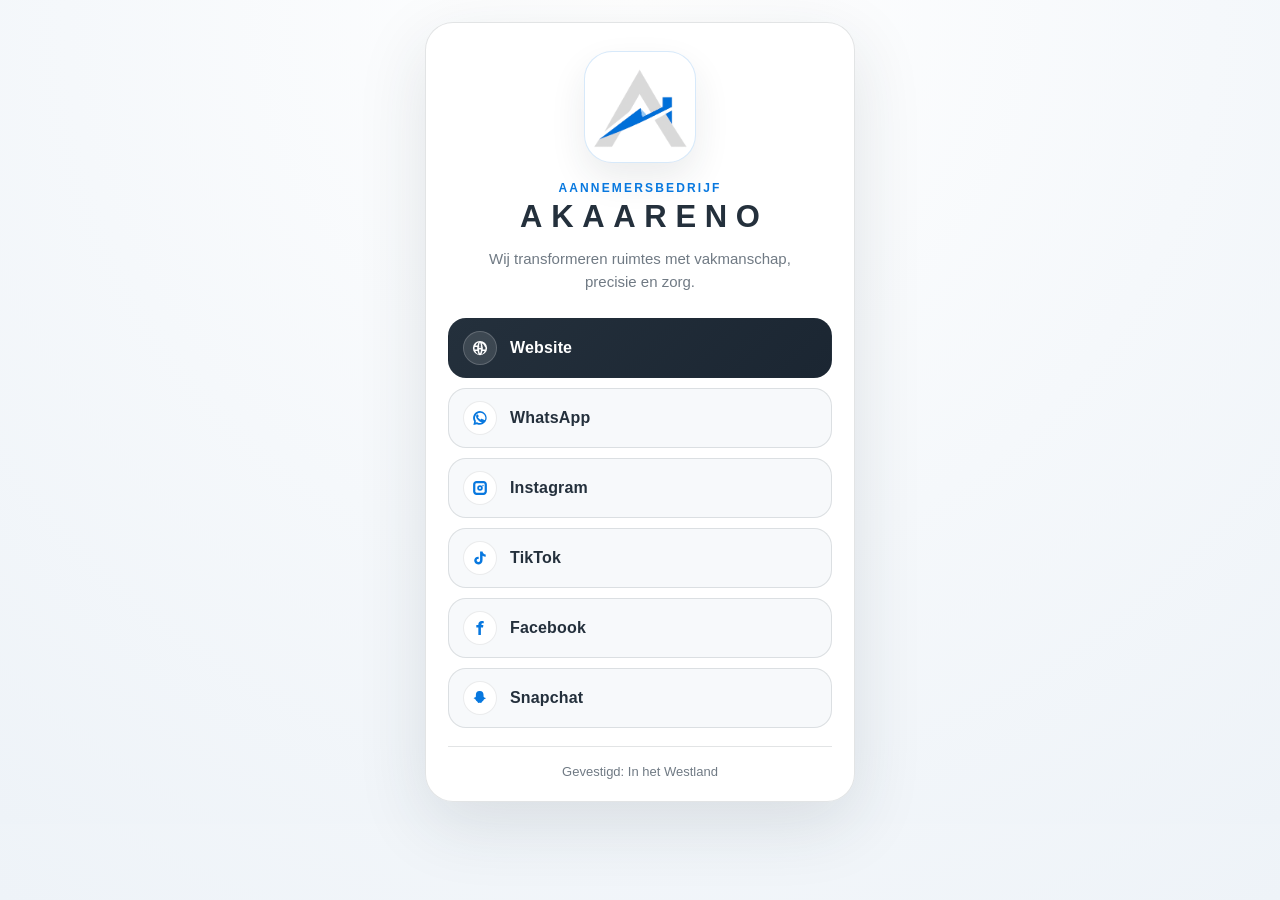
<file: qr.html>
<!doctype html>
<html lang="nl">
  <head>
    <meta charset="utf-8" />
    <meta
      name="viewport"
      content="width=device-width, initial-scale=1, viewport-fit=cover"
    />
    <title>Akaareno | Links</title>
    <meta
      name="description"
      content="Alle officiële links van Akaareno op één pagina."
    />
    <meta name="theme-color" content="#ffffff" />
    <link
      rel="icon"
      type="image/png"
      href="[data-uri]"
    />
    <style>
      @import url("https://fonts.googleapis.com/css2?family=Inter:wght@400;500;600;700;800;900&display=swap");
      :root {
        --blue: #0878df;
        --deep: #24303c;
        --silver: #c7c9cc;
        --text: #25313c;
        --muted: #707a84;
        --line: rgba(36, 48, 60, 0.13);
        --paper: #f7f9fb;
        --white: #fff;
      }

      * {
        box-sizing: border-box;
      }

      html,
      body {
        margin: 0;
        min-height: 100%;
        font-family: Arial, Helvetica, sans-serif;
        background: radial-gradient(
          circle at top,
          #ffffff 0%,
          #f5f8fb 55%,
          #eef3f8 100%
        );
        color: var(--text);
      }

      body {
        display: flex;
        align-items: center;
        justify-content: center;
        padding: 22px;
      }

      .page {
        width: 100%;
        max-width: 430px;
      }

      .card {
        width: 100%;
        background: rgba(255, 255, 255, 0.94);
        border: 1px solid var(--line);
        border-radius: 28px;
        padding: 28px 22px 22px;
        box-shadow: 0 22px 70px rgba(36, 48, 60, 0.12);
      }

      .logo-wrap {
        width: 112px;
        height: 112px;
        margin: 0 auto 18px;
        border-radius: 28px;
        background: #fff;
        border: 1px solid rgba(8, 120, 223, 0.16);
        box-shadow: 0 16px 36px rgba(36, 48, 60, 0.09);
        display: grid;
        place-items: center;
        overflow: hidden;
      }

      .logo-wrap img {
        width: 100%;
        height: 100%;
        object-fit: contain;
        padding: 7px;
      }

      .tag {
        margin: 0 0 6px;
        text-align: center;
        font-size: 12px;
        letter-spacing: 0.18em;
        text-transform: uppercase;
        color: var(--blue);
        font-weight: 800;
      }

      /* Match main hero h1 styling (font-family, weight, letter-spacing, size)
       while keeping QR layout colors intact */
      h1 {
        margin: 0;
        text-align: center;
        font-family: Arial, Helvetica, sans-serif;
        font-size: 31px;
        line-height: 1;
        letter-spacing: 0.28em;
        color: var(--deep);
        font-weight: 600;
        transform: translateX(0.14em);
      }

      .quote {
        margin: 15px auto 24px;
        max-width: 310px;
        text-align: center;
        color: var(--muted);
        font-size: 15px;
        line-height: 1.55;
      }

      .links {
        display: grid;
        gap: 10px;
      }

      .link {
        min-height: 54px;
        display: flex;
        align-items: center;
        gap: 13px;
        padding: 12px 14px;
        border-radius: 18px;
        background: var(--paper);
        border: 1px solid var(--line);
        color: var(--deep);
        text-decoration: none;
        font-weight: 800;
        letter-spacing: 0.01em;
        transition:
          transform 0.18s ease,
          border-color 0.18s ease,
          background 0.18s ease,
          box-shadow 0.18s ease;
        -webkit-tap-highlight-color: transparent;
      }

      .link:active {
        transform: scale(0.985);
      }
      .link:hover {
        transform: translateY(-2px);
        background: #fff;
        border-color: rgba(8, 120, 223, 0.35);
        box-shadow: 0 14px 30px rgba(36, 48, 60, 0.08);
      }

      .link.main {
        background: linear-gradient(135deg, var(--deep), #1b2632);
        color: #fff;
        border-color: transparent;
      }

      .icon {
        width: 34px;
        height: 34px;
        border-radius: 999px;
        background: #fff;
        display: grid;
        place-items: center;
        flex: 0 0 34px;
        border: 1px solid rgba(36, 48, 60, 0.09);
      }

      .link.main .icon {
        background: rgba(255, 255, 255, 0.12);
        border-color: rgba(255, 255, 255, 0.18);
      }
      .icon svg {
        width: 18px;
        height: 18px;
        fill: var(--blue);
        display: block;
      }
      .link.main svg {
        fill: #fff;
      }

      .foot {
        margin-top: 18px;
        padding-top: 17px;
        border-top: 1px solid var(--line);
        display: flex;
        justify-content: center;
        gap: 8px;
        flex-wrap: wrap;
        color: var(--muted);
        font-size: 13px;
      }

      @media (max-width: 380px) {
        body {
          padding: 14px;
        }
        .card {
          border-radius: 22px;
          padding: 23px 16px 18px;
        }
        .logo-wrap {
          width: 96px;
          height: 96px;
          border-radius: 23px;
        }
        h1 {
          font-size: 25px;
          letter-spacing: 0.24em;
        }
        .quote {
          font-size: 14px;
          margin-bottom: 20px;
        }
        .link {
          min-height: 52px;
          font-size: 15px;
        }
      }
    </style>
  </head>
  <body>
    <main class="page">
      <section class="card" aria-label="Akaareno links">
        <div class="logo-wrap">
          <img src="akaareno-logo.png" alt="Akaareno logo" />
        </div>

        <p class="tag">Aannemersbedrijf</p>
        <h1>AKAARENO</h1>
        <p class="quote">
          Wij transformeren ruimtes met vakmanschap, precisie en zorg.
        </p>

        <nav class="links" aria-label="Akaareno links">
          <a
            class="link main"
            href="https://akaareno.com"
            target="_blank"
            rel="noopener noreferrer"
          >
            <span class="icon" aria-hidden="true"
              ><svg viewBox="0 0 24 24">
                <path
                  d="M12 2.5a9.5 9.5 0 1 0 0 19 9.5 9.5 0 0 0 0-19Zm6.6 8.3h-3.1a15.4 15.4 0 0 0-1.2-5 7.2 7.2 0 0 1 4.3 5Zm-6.6-6c.7 1 1.2 3.1 1.4 6h-2.8c.2-2.9.7-5 1.4-6ZM4.9 13.9a7 7 0 0 1 0-3.1h3.4a19 19 0 0 0 0 3.1H4.9Zm.9 2.2h2.9c.3 1.8.8 3.4 1.4 4.4a7.3 7.3 0 0 1-4.3-4.4Zm2.9-7.5H5.8a7.3 7.3 0 0 1 4.3-4.4 14 14 0 0 0-1.4 4.4Zm3.3 10.6c-.6-.9-1.1-2.8-1.3-5.3h2.6c-.2 2.5-.7 4.4-1.3 5.3Zm1.5-7.5h-3a15.6 15.6 0 0 1 0-1.5h3a15.6 15.6 0 0 1 0 1.5Zm.4 8.8c.6-1 1.1-2.6 1.4-4.4h2.9a7.3 7.3 0 0 1-4.3 4.4Zm1.8-6.6a19 19 0 0 0 0-3.1h3.4a7 7 0 0 1 0 3.1h-3.4Z"
                /></svg
            ></span>
            <span>Website</span>
          </a>

          <a
            class="link"
            href="https://wa.me/31610002672"
            target="_blank"
            rel="noopener noreferrer"
          >
            <span class="icon" aria-hidden="true"
              ><svg viewBox="0 0 24 24">
                <path
                  d="M12 2.7a9.2 9.2 0 0 0-7.8 14l-1 4.6 4.7-1a9.2 9.2 0 1 0 4.1-17.6Zm0 16.1c-1.2 0-2.3-.3-3.3-.9l-.5-.3-2.1.5.5-2.1-.3-.6A6.9 6.9 0 1 1 12 18.8Zm3.7-5.1c-.2-.1-1.2-.6-1.5-.7-.2-.1-.4-.1-.5.1l-.7.8c-.1.2-.3.2-.5.1-.3-.1-1-.4-1.8-1.2-.7-.6-1.1-1.3-1.3-1.6-.1-.2 0-.4.1-.5l.4-.4.3-.5v-.4l-.7-1.6c-.1-.4-.3-.4-.5-.4h-.5c-.2 0-.5.1-.7.4-.3.3-1 1-1 2.3s1 2.7 1.1 2.9c.2.2 2.1 3.2 5 4.4.7.3 1.2.5 1.7.6.7.2 1.3.2 1.8.1.6-.1 1.7-.7 2-1.4.2-.7.2-1.4.2-1.5-.1-.2-.3-.3-.6-.4Z"
                /></svg
            ></span>
            <span>WhatsApp</span>
          </a>

          <a
            class="link"
            href="https://www.instagram.com/akaareno?igsh=Nnc2Y21wam9zZWRu&utm_source=qr"
            target="_blank"
            rel="noopener noreferrer"
          >
            <span class="icon" aria-hidden="true"
              ><svg viewBox="0 0 24 24">
                <path
                  d="M7.4 2.8h9.2c2.5 0 4.6 2.1 4.6 4.6v9.2c0 2.5-2.1 4.6-4.6 4.6H7.4c-2.5 0-4.6-2.1-4.6-4.6V7.4c0-2.5 2.1-4.6 4.6-4.6Zm0 3c-.9 0-1.6.7-1.6 1.6v9.2c0 .9.7 1.6 1.6 1.6h9.2c.9 0 1.6-.7 1.6-1.6V7.4c0-.9-.7-1.6-1.6-1.6H7.4ZM12 8.3a3.7 3.7 0 1 1 0 7.4 3.7 3.7 0 0 1 0-7.4Zm0 2.4a1.3 1.3 0 1 0 0 2.6 1.3 1.3 0 0 0 0-2.6Zm4-3a.9.9 0 1 1 0 1.8.9.9 0 0 1 0-1.8Z"
                /></svg
            ></span>
            <span>Instagram</span>
          </a>

          <a
            class="link"
            href="https://www.tiktok.com/@akaareno?_r=1&_t=ZG-97hvu70vUS9"
            target="_blank"
            rel="noopener noreferrer"
          >
            <span class="icon" aria-hidden="true"
              ><svg viewBox="0 0 24 24">
                <path
                  d="M15.4 3.2c.4 2.2 1.8 3.7 4.2 4.1v3.1a7 7 0 0 1-4.2-1.4v5.6c0 3.8-2.4 5.9-5.8 5.9-3 0-5.3-2.1-5.3-5.1 0-3.2 2.6-5.4 5.9-5.1v3.2c-1.5-.3-2.6.4-2.6 1.8 0 1.2.9 1.9 2.1 1.9 1.5 0 2.4-.8 2.4-2.7V3.2h3.3Z"
                /></svg
            ></span>
            <span>TikTok</span>
          </a>

          <a
            class="link"
            href="https://www.facebook.com/share/1BkcZ2XCUB/?mibextid=wwXIfr"
            target="_blank"
            rel="noopener noreferrer"
          >
            <span class="icon" aria-hidden="true"
              ><svg viewBox="0 0 24 24">
                <path
                  d="M14 8.1V6.8c0-.7.5-1.1 1.2-1.1H17V2.9c-.9-.1-1.8-.2-2.6-.2-2.8 0-4.6 1.7-4.6 4.7v.7H7.1v3.3h2.7v9.8h3.4v-9.8H16l.5-3.3H14Z"
                /></svg
            ></span>
            <span>Facebook</span>
          </a>

          <a
            class="link"
            href="https://www.snapchat.com/add/akaareno?share_id=aQzum3MCTyy_QxDOA13yYw&locale=nl_NL"
            target="_blank"
            rel="noopener noreferrer"
          >
            <span class="icon" aria-hidden="true"
              ><svg viewBox="0 0 24 24">
                <path
                  d="M12 2.7c3 0 4.7 2.1 4.7 5.1v2.1c0 .7.5 1 1.1 1.3.8.4 1.7.4 1.7 1.2 0 .7-.7 1.1-1.9 1.4-.3.1-.5.2-.6.5-.3.9-1.1 1.7-2 2.2-.6.3-.8.8-.9 1.4-.1.4-.5.7-.9.6-.6-.1-1.1-.3-1.6-.3s-1 .2-1.6.3c-.4.1-.8-.2-.9-.6-.1-.6-.3-1.1-.9-1.4-1-.5-1.7-1.3-2-2.2-.1-.3-.3-.4-.6-.5-1.2-.3-1.9-.7-1.9-1.4 0-.8.9-.8 1.7-1.2.6-.3 1.1-.6 1.1-1.3V7.8c0-3 1.7-5.1 4.7-5.1Z"
                /></svg
            ></span>
            <span>Snapchat</span>
          </a>
        </nav>

        <div class="foot">
          <span>Gevestigd: In het Westland</span>
        </div>
      </section>
    </main>
  </body>
</html>
</file>
<file: style.css>
:root {
  --white: #ffffff;
  --paper: #f7f9fb;
  --soft-blue: #e5f5ff;
  --sky: #7fc9ed;
  --blue: #3867c8;
  --deep-blue: #16354b;
  --ink: #1e2931;
  --muted: #65717b;
  --line: rgba(220, 220, 223, 0.85);
  --grey: #dcdcdf;
  --shadow: 0 26px 80px rgba(22, 53, 75, 0.13);
  --radius: 24px;
  --transition: 240ms ease;
}

* {
  box-sizing: border-box;
  margin: 0;
  padding: 0;
}

html {
  scroll-behavior: smooth;
  overflow-x: hidden;
}

body {
  font-family: Inter, Arial, Helvetica, sans-serif;
  background: var(--white);
  color: var(--ink);
  line-height: 1.72;
  letter-spacing: 0.012em;
  min-height: 100vh;
}

img {
  max-width: 100%;
  display: block;
  height: auto;
}

a {
  color: inherit;
  text-decoration: none;
}

.container {
  width: min(1180px, calc(100% - 40px));
  margin: 0 auto;
}

.site-header {
  position: fixed;
  inset: 0 0 auto 0;
  z-index: 1000;
  background: transparent !important;
  backdrop-filter: none !important;
  border-bottom: none !important;
}

.navbar {
  min-height: 82px;
  display: flex;
  align-items: center;
  justify-content: space-between;
  gap: 24px;
}

.logo,
.footer-logo {
  display: inline-flex;
  align-items: center;
  gap: 12px;
  color: var(--deep-blue);
}

.logo-mark {
  width: 54px;
  height: 54px;
  display: inline-flex;
  align-items: center;
  justify-content: center;
  border: 1px solid rgba(220, 220, 223, 0.95);
  border-radius: 18px;
  background: #ffffff;
  box-shadow: 0 12px 30px rgba(22, 53, 75, 0.1);
  flex-shrink: 0;
  overflow: hidden;
}

.logo-mark img {
  width: 100%;
  height: 100%;
  object-fit: contain;
  padding: 5px;
  background: transparent;
  display: block;
}

.logo-text,
.footer-logo {
  font-family: "Montserrat", Arial, sans-serif !important;
  font-size: 1.32rem !important;
  font-weight: 600 !important;
  letter-spacing: 0.34em !important;
  text-transform: uppercase !important;
  color: #30333a !important;
  line-height: 1 !important;
}

.logo-text em {
  font-style: normal;
  color: #30333a !important;
}

.nav-links {
  list-style: none;
  display: flex;
  align-items: center;
  gap: 26px;
}

.nav-links a {
  font-family: "Manrope", Arial, sans-serif !important;
  font-weight: 700 !important;
  color: #27313a !important;
  letter-spacing: 0.015em !important;
  transition: var(--transition);
  font-size: 16px !important;
}

.nav-links a:hover,
.nav-links a.active {
  color: #3367d6 !important;
}

.nav-cta {
  font-family: "Manrope", Arial, sans-serif !important;
  font-weight: 800 !important;
  padding: 12px 20px;
  background: var(--deep-blue);
  color: var(--white) !important;
  border-radius: 999px;
  box-shadow: 0 14px 34px rgba(22, 53, 75, 0.2);
  letter-spacing: 0.01em !important;
}

/* When header is over the hero, keep nav items and icons readable */
.site-header .nav-links a {
  color: #000000 !important;
}
.site-header .logo-text {
  color: #000000 !important;
}
.site-header .menu-toggle span {
  background: #000000 !important;
}

.nav-cta:hover,
.nav-cta.active {
  background: var(--blue);
}

.nav-start {
  display: inline-flex;
  align-items: center;
  gap: 14px;
}

.language-toggle,
.lang-switch {
  width: 46px;
  height: 46px;
  border-radius: 999px;
  border: 1px solid rgba(120, 170, 220, 0.35);
  background: rgba(255, 255, 255, 0.9);
  display: inline-flex;
  align-items: center;
  justify-content: center;
  cursor: pointer;
  box-shadow: 0 10px 30px rgba(15, 42, 65, 0.08);
  transition:
    transform 0.25s ease,
    box-shadow 0.25s ease,
    border-color 0.25s ease;
  padding: 0;
}

.language-toggle:hover,
.lang-switch:hover {
  transform: translateY(-2px);
  box-shadow: 0 16px 38px rgba(15, 42, 65, 0.14);
  border-color: rgba(72, 128, 220, 0.55);
}

.language-toggle img,
.lang-switch img {
  width: 26px;
  height: 26px;
  object-fit: contain;
  display: block;
}

.menu-toggle {
  display: none;
  width: 46px;
  height: 46px;
  border: 0;
  border-radius: 14px;
  background: var(--paper);
  cursor: pointer;
}

.menu-toggle span {
  width: 22px;
  height: 2px;
  display: block;
  margin: 5px auto;
  background: var(--deep-blue);
  transition: var(--transition);
}

.hero,
.page-hero {
  position: relative;
  min-height: 100vh;
  display: flex;
  align-items: center;
  background-size: cover;
  background-position: center;
  isolation: isolate;
  padding-top: 96px;
}

.hero-home {
  background-image: url("https://images.unsplash.com/photo-1600585154526-990dced4db0d?auto=format&fit=crop&w=1800&q=80");
}

.info-hero {
  background-image: url("https://images.unsplash.com/photo-1503387762-592deb58ef4e?auto=format&fit=crop&w=1800&q=80");
}

.services-hero {
  background-image: url("https://images.unsplash.com/photo-1497366754035-f200968a6e72?auto=format&fit=crop&w=1800&q=80");
}

.about-hero {
  background-image: url("https://images.unsplash.com/photo-1600566753086-00f18fb6b3ea?auto=format&fit=crop&w=1800&q=80");
}

.contact-hero {
  background-image: url("https://images.unsplash.com/photo-1600607687644-c7171b42498f?auto=format&fit=crop&w=1800&q=80");
}

.hero-overlay {
  position: absolute;
  inset: 0;
  z-index: -1;
  background:
    radial-gradient(
      circle at 74% 28%,
      rgba(127, 201, 237, 0.18),
      transparent 34%
    ),
    linear-gradient(
      90deg,
      rgba(7, 24, 35, 0.82),
      rgba(7, 24, 35, 0.5),
      rgba(255, 255, 255, 0.05)
    );
}

.hero-content,
.page-hero-content {
  padding-top: 40px;
  color: var(--white);
  max-width: 820px;
}

.eyebrow {
  color: var(--sky);
  text-transform: uppercase;
  letter-spacing: 0.22em;
  font-size: 0.78rem;
  font-weight: 900;
  margin-bottom: 14px;
}

.hero h1,
.page-hero h1 {
  font-size: clamp(2.65rem, 6.5vw, 6.2rem);
  line-height: 1;
  letter-spacing: -0.025em;
  max-width: 980px;
}

.page-hero h1 {
  font-size: clamp(2.35rem, 5vw, 4.8rem);
}

.hero-text,
.page-hero p:last-child {
  margin-top: 26px;
  font-size: clamp(1.04rem, 2vw, 1.28rem);
  color: rgba(255, 255, 255, 0.88);
  max-width: 720px;
}

.hero-actions {
  margin-top: 34px;
  display: flex !important;
  align-items: center !important;
  justify-content: center !important;
  flex-wrap: wrap !important;
  gap: 44px !important;
}

.btn {
  display: inline-flex;
  align-items: center;
  justify-content: center;
  min-height: 54px;
  padding: 0 25px;
  border-radius: 999px;
  font-weight: 900;
  letter-spacing: 0.035em;
  border: 1px solid transparent;
  transition: var(--transition);
  cursor: pointer;
  width: auto !important;
  min-width: 300px;
  max-width: 100%;
}

.btn-primary {
  background: var(--sky);
  color: var(--deep-blue);
  box-shadow: 0 20px 48px rgba(127, 201, 237, 0.34);
}

.btn-primary:hover {
  transform: translateY(-3px);
  background: var(--soft-blue);
}

.btn-secondary {
  color: var(--white);
  border-color: rgba(255, 255, 255, 0.38);
  background: rgba(255, 255, 255, 0.1);
  backdrop-filter: blur(8px);
}

.btn-secondary:hover {
  transform: translateY(-3px);
  border-color: var(--white);
}

.trust-strip {
  background: var(--white);
  border-bottom: 1px solid var(--grey);
  margin-top: 0 !important;
  padding-top: 36px !important;
}

.trust-grid {
  display: grid;
  grid-template-columns: repeat(3, minmax(220px, 280px));
  justify-content: center;
  gap: 28px;
  background: transparent;
  width: 100%;
  max-width: 980px;
  margin: 0 auto;
}

.trust-grid div {
  background: var(--white);
  padding: 30px 26px;
  width: 100%;
}

.trust-grid strong {
  display: block;
  font-size: 1.25rem;
  color: var(--deep-blue);
  letter-spacing: 0.01em;
}

.trust-grid span {
  color: var(--muted);
  font-size: 0.95rem;
}

.section {
  padding: 110px 0;
}

.section-soft {
  background: linear-gradient(180deg, var(--paper), var(--white));
}

.two-column {
  display: grid;
  grid-template-columns: 1fr 0.92fr;
  gap: 72px;
  align-items: center;
}

.two-column.reverse {
  grid-template-columns: 0.92fr 1fr;
}

.section-copy h2,
.section-heading h2,
.feature-panel h2,
.contact-panel h2,
.info-list h2 {
  font-size: clamp(2rem, 4vw, 3.55rem);
  line-height: 1.07;
  letter-spacing: -0.02em;
  color: var(--deep-blue);
  margin-bottom: 24px;
}

.section-copy p,
.feature-panel p,
.contact-panel p,
.info-list span,
.check-list li {
  color: var(--muted);
  margin-bottom: 16px;
}

.text-link {
  display: inline-flex;
  margin-top: 10px;
  color: var(--deep-blue);
  font-weight: 900;
  border-bottom: 2px solid var(--sky);
}

.image-card {
  border-radius: var(--radius);
  overflow: hidden;
  box-shadow: var(--shadow);
  min-height: 440px;
  position: relative;
}

.image-card img {
  width: 100%;
  height: 100%;
  min-height: 440px;
  object-fit: cover;
  transition: transform 800ms ease;
}

.image-card:hover img {
  transform: scale(1.045);
}

.image-label {
  position: absolute;
  left: 22px;
  bottom: 22px;
  padding: 14px 18px;
  border-radius: 16px;
  background: rgba(255, 255, 255, 0.86);
  color: var(--deep-blue);
  font-weight: 900;
  box-shadow: 0 18px 45px rgba(0, 0, 0, 0.12);
}

.section-heading {
  max-width: 770px;
  margin-bottom: 44px;
}

.cards-grid {
  display: grid;
  grid-template-columns: repeat(4, 1fr);
  gap: 22px;
}

.cards-grid.three {
  grid-template-columns: repeat(3, 1fr);
}

.service-card,
.process-card,
.contact-person-card {
  background: rgba(255, 255, 255, 0.86);
  border: 1px solid rgba(56, 103, 200, 0.16);
  border-radius: var(--radius);
  padding: 30px;
  box-shadow: 0 18px 50px rgba(22, 53, 75, 0.08);
  transition: var(--transition);
}

.service-card:hover,
.process-card:hover,
.contact-person-card:hover {
  transform: translateY(-7px);
  box-shadow: var(--shadow);
}

.card-number,
.process-card span,
.contact-person-card span {
  display: inline-flex;
  color: var(--blue);
  font-weight: 900;
  letter-spacing: 0.12em;
  margin-bottom: 16px;
}

.service-card h3,
.process-card h3,
.contact-person-card h3 {
  color: var(--deep-blue);
  font-size: 1.2rem;
  line-height: 1.25;
  margin-bottom: 12px;
  display: block;
}

.service-card p,
.process-card p,
.contact-person-card p {
  color: var(--muted);
  font-size: 0.96rem;
}

.service-card.featured-card {
  background: linear-gradient(145deg, var(--deep-blue), var(--blue));
  color: var(--white);
}

.service-card.featured-card h3,
.service-card.featured-card .card-number {
  color: var(--white);
}

.service-card.featured-card p {
  color: rgba(255, 255, 255, 0.82);
}

.feature-panel {
  background: linear-gradient(135deg, var(--deep-blue), #1d4a68);
  color: var(--white);
  border-radius: 34px;
  padding: 54px;
  display: flex;
  align-items: center;
  justify-content: space-between;
  gap: 34px;
  box-shadow: var(--shadow);
}

.feature-panel h2 {
  color: var(--white);
}

.feature-panel p {
  color: rgba(255, 255, 255, 0.8);
  max-width: 800px;
}

.feature-panel.compact-panel {
  background: var(--white);
  color: var(--deep-blue);
  border: 1px solid rgba(56, 103, 200, 0.15);
  border-radius: 28px;
  padding: 28px 30px;
  width: min(900px, 100%);
  max-width: 900px;
  margin: 0 auto 70px;
  box-shadow: 0 24px 50px rgba(22, 53, 75, 0.1);
  display: flex;
  flex-wrap: wrap;
  align-items: flex-start;
  justify-content: space-between;
  gap: 26px;
}

.feature-panel.compact-panel h2 {
  color: var(--deep-blue);
  margin-bottom: 10px;
  font-size: clamp(1.9rem, 3.2vw, 2.35rem);
}

/* Make the feature subhead match other large headings */
.feature-panel .subhead,
.feature-panel.compact-panel .subhead {
  color: var(--deep-blue);
  font-size: clamp(1.9rem, 3.2vw, 2.35rem);
  line-height: 1.07;
  margin: 8px 0 16px;
  font-weight: 700;
}

.feature-panel.compact-panel p {
  color: var(--muted);
  max-width: 620px;
  font-size: 0.98rem;
  line-height: 1.72;
}

.feature-panel.compact-panel .eyebrow {
  color: var(--blue);
}

.feature-panel.compact-panel .btn-primary {
  min-height: 46px;
  padding: 0 24px;
  box-shadow: 0 16px 36px rgba(56, 103, 200, 0.18);
}

.feature-panel.compact-panel > * {
  flex: 1 1 280px;
}

.process-grid {
  display: grid;
  grid-template-columns: repeat(4, 1fr);
  gap: 22px;
}

.info-list {
  background: var(--paper);
  border-radius: 34px;
  padding-left: 44px;
  padding-right: 44px;
}

.info-list-grid {
  display: grid;
  grid-template-columns: repeat(3, 1fr);
  gap: 18px;
}

.info-list-grid div {
  background: var(--white);
  padding: 24px;
  border-radius: 18px;
  border: 1px solid rgba(56, 103, 200, 0.16);
}

.info-list-grid strong {
  display: block;
  color: var(--deep-blue);
  margin-bottom: 5px;
}

.check-list {
  list-style: none;
  margin-top: 20px;
  display: grid;
  gap: 12px;
}

.check-list li {
  position: relative;
  padding-left: 30px;
  margin-bottom: 0;
}

.check-list li::before {
  content: "✓";
  position: absolute;
  left: 0;
  top: -1px;
  color: var(--blue);
  font-weight: 900;
}

.service-detail-grid {
  display: grid;
  grid-template-columns: repeat(2, 1fr);
  gap: 26px;
}

.detail-card {
  overflow: hidden;
  border-radius: var(--radius);
  background: var(--white);
  box-shadow: var(--shadow);
  border: 1px solid rgba(56, 103, 200, 0.14);
}

.detail-card img {
  width: 100%;
  height: 280px;
  object-fit: cover;
}

.detail-card div {
  padding: 30px;
}

.detail-card h2 {
  color: var(--deep-blue);
  font-size: 1.55rem;
  letter-spacing: -0.01em;
  margin-bottom: 10px;
}

.detail-card p {
  color: var(--muted);
}

.wide-card {
  grid-column: 1 / -1;
  display: grid;
  grid-template-columns: 0.8fr 1fr;
}

.wide-card img {
  height: 100%;
  min-height: 340px;
}

.contact-person-card {
  min-height: 330px;
  display: flex;
  flex-direction: column;
  justify-content: end;
  background: linear-gradient(135deg, var(--white), var(--soft-blue));
}

.contact-person-card h3 {
  font-size: 2.25rem;
  letter-spacing: 0.01em;
}

.contact-layout {
  display: grid;
  grid-template-columns: 1.18fr 0.82fr;
  gap: 34px;
  align-items: start;
}

.contact-panel {
  background: var(--white);
  border: 1px solid rgba(56, 103, 200, 0.14);
  border-radius: 34px;
  padding: 42px;
  box-shadow: var(--shadow);
}

.contact-form {
  margin-top: 30px;
}

.form-row {
  margin-bottom: 18px;
}

.form-row label {
  display: block;
  color: var(--deep-blue);
  font-weight: 900;
  margin-bottom: 8px;
  letter-spacing: 0.03em;
}

.two-fields {
  display: grid;
  grid-template-columns: repeat(2, 1fr);
  gap: 16px;
}

input,
select,
textarea {
  width: 100%;
  border: 1px solid rgba(22, 53, 75, 0.14);
  background: var(--paper);
  border-radius: 16px;
  padding: 15px 16px;
  font: inherit;
  color: var(--ink);
  outline: none;
  transition: var(--transition);
}

input:focus,
select:focus,
textarea:focus {
  border-color: var(--sky);
  box-shadow: 0 0 0 4px rgba(127, 201, 237, 0.18);
  background: var(--white);
}

textarea {
  resize: vertical;
}

.hidden,
.other-job-field {
  display: none;
}

.other-job-field.show {
  display: block;
}

.form-button {
  border: 0;
  width: 100%;
}

.form-message {
  margin-top: 14px;
  font-weight: 800;
}

.form-message.success {
  color: #207b46;
}

.form-message.error {
  color: #b42318;
}

.contact-sidebar {
  display: grid;
  gap: 18px;
}

.contact-box {
  position: relative;
  overflow: hidden;
  background: var(--blue);
  color: var(--white);
  padding: 26px;
  border-radius: 0;
  box-shadow: 0 18px 40px rgba(56, 103, 200, 0.2);
  transition:
    transform 250ms ease,
    box-shadow 250ms ease,
    background 250ms ease;
}

.contact-box::before {
  display: none !important;
  content: none !important;
}

.contact-box:hover {
  transform: translateY(-8px);
  background: #315ec0;
  box-shadow: 0 26px 62px rgba(56, 103, 200, 0.3);
}

.contact-box span {
  display: block;
  font-weight: 900;
  letter-spacing: 0.08em;
  text-transform: uppercase;
  color: rgba(255, 255, 255, 0.68);
  margin-bottom: 12px;
  font-size: 0.78rem;
}

.contact-box strong,
.contact-box a {
  display: block;
  color: var(--white);
  font-size: 1.12rem;
  line-height: 1.35;
  margin-bottom: 10px;
  font-weight: 800;
}

.contact-box p {
  color: rgba(255, 255, 255, 0.82);
  font-size: 0.95rem;
}

.footer {
  background: #0f2533;
  color: rgba(255, 255, 255, 0.76);
  padding: 70px 0 26px;
}

.footer-grid {
  display: grid;
  grid-template-columns: 1.15fr 0.75fr 0.95fr 0.95fr;
  gap: 40px;
}

.footer-logo,
.footer h4 {
  color: var(--white);
  margin-bottom: 16px;
  display: block;
}

.footer h4 {
  font-size: 1.05rem;
  letter-spacing: 0.04em;
}

.footer a,
.footer span,
.footer li {
  display: block;
  color: rgba(255, 255, 255, 0.72);
  margin-bottom: 8px;
  transition: var(--transition);
}

.footer ul {
  list-style: none;
}

.footer li {
  border-bottom: 1px solid rgba(255, 255, 255, 0.12);
  padding-bottom: 8px;
}

.footer li::before {
  content: "✓";
  color: var(--sky);
  margin-right: 8px;
  font-weight: 900;
}

.footer a:hover {
  color: var(--sky);
}

.footer-bottom {
  margin-top: 44px;
  padding-top: 22px;
  border-top: 1px solid rgba(255, 255, 255, 0.12);
  display: flex;
  align-items: center;
  justify-content: space-between;
  gap: 18px;
}

.back-to-top {
  display: inline-flex;
  align-items: center;
  margin-top: 22px;
  color: rgba(255, 255, 255, 0.9);
  text-decoration: none;
  font-weight: 500;
  transition:
    color 0.25s ease,
    transform 0.25s ease;
}

.back-to-top:hover {
  color: #7cc8ee;
  transform: translateY(-2px);
}

.reveal {
  opacity: 0;
  transform: translateY(26px);
  transition:
    opacity 700ms ease,
    transform 700ms ease;
}

.reveal.visible {
  opacity: 1;
  transform: translateY(0);
}

@media (max-width: 980px) {
  .menu-toggle {
    display: block;
  }

  .nav-links {
    position: absolute;
    top: 82px;
    right: 18px;
    left: 18px;
    display: none;
    flex-direction: column;
    align-items: stretch;
    gap: 10px;
    padding: 18px;
    background: rgba(255, 255, 255, 0.97);
    border: 1px solid rgba(56, 103, 200, 0.16);
    border-radius: 22px;
    box-shadow: var(--shadow);
    z-index: 10;
  }

  .nav-links.open {
    display: flex;
  }

  .nav-links a {
    display: block;
    padding: 12px 14px;
  }

  .hero-actions {
    flex-wrap: wrap;
    gap: 44px !important;
  }

  .container {
    width: min(100%, calc(100% - 28px));
  }

  .cards-grid,
  .cards-grid.three,
  .process-grid,
  .service-detail-grid,
  .contact-layout,
  .footer-grid,
  .info-list-grid {
    grid-template-columns: 1fr 1fr;
  }

  .two-column,
  .two-column.reverse {
    grid-template-columns: 1fr;
  }

  .wide-card {
    grid-template-columns: 1fr;
  }
}

@media (max-width: 768px) {
  .hero,
  .page-hero {
    padding-top: 88px;
  }

  .hero-content,
  .page-hero-content {
    padding-top: 28px;
  }

  .hero-actions {
    flex-direction: column !important;
    align-items: stretch !important;
    justify-content: flex-start !important;
    gap: 18px !important;
  }

  .hero-actions .btn {
    width: 100% !important;
    min-width: 0 !important;
  }

  .nav-links a {
    font-family: "Manrope", Arial, sans-serif !important;
    font-size: 17px !important;
    font-weight: 700 !important;
  }
}

@media (max-width: 680px) {
  .container {
    width: min(100%, calc(100% - 24px));
  }

  .hero,
  .page-hero {
    min-height: 84vh;
  }

  .logo-text,
  .footer-logo {
    font-size: 1.12rem;
    letter-spacing: 0.08em;
  }

  .trust-grid,
  .cards-grid,
  .cards-grid.three,
  .process-grid,
  .service-detail-grid,
  .contact-layout,
  .footer-grid,
  .info-list-grid,
  .two-fields {
    grid-template-columns: 1fr;
  }

  .trust-grid {
    max-width: 100%;
    justify-content: stretch;
    gap: 18px;
  }

  .hero-actions {
    flex-direction: column !important;
    align-items: stretch !important;
    gap: 18px !important;
  }

  .hero-actions .btn {
    width: 100% !important;
    min-width: 0 !important;
  }

  .section {
    padding: 64px 0;
  }

  .feature-panel {
    flex-direction: column;
    align-items: flex-start;
    padding: 28px;
  }

  .feature-panel.compact-panel {
    width: 100%;
    max-width: 100%;
    padding: 22px;
    margin-bottom: 42px;
  }

  .feature-panel.compact-panel h2 {
    font-size: clamp(1.7rem, 5vw, 2.1rem);
  }

  .feature-panel.compact-panel p {
    max-width: 100%;
  }

  .contact-panel,
  .info-list {
    padding: 24px;
  }

  .contact-layout {
    gap: 22px;
  }

  .two-fields {
    grid-template-columns: 1fr;
  }

  .footer {
    padding: 50px 0 24px;
  }

  .footer-grid {
    gap: 28px;
  }

  .footer-bottom {
    flex-direction: column;
    align-items: flex-start;
    gap: 14px;
  }
}

@media (max-width: 480px) {
  .container {
    width: min(100%, calc(100% - 18px));
  }

  .site-header {
    padding: 18px 0;
  }

  .navbar {
    gap: 12px;
  }

  .nav-start {
    gap: 10px;
  }

  .hero,
  .page-hero {
    min-height: auto;
    padding-top: 70px;
    padding-bottom: 40px;
  }

  .hero-content,
  .page-hero-content {
    padding-top: 24px;
  }

  .hero h1,
  .page-hero h1 {
    font-size: 2.3rem;
  }

  .hero-text,
  .page-hero p:last-child {
    font-size: 1rem;
    line-height: 1.55;
  }

  .hero-actions {
    flex-direction: column !important;
    align-items: stretch !important;
    gap: 18px !important;
  }

  .hero-actions .btn {
    width: 100% !important;
    min-width: 0 !important;
  }

  .trust-grid,
  .cards-grid,
  .cards-grid.three,
  .process-grid,
  .service-detail-grid,
  .contact-layout,
  .footer-grid,
  .info-list-grid,
  .two-fields,
  .two-column,
  .two-column.reverse,
  .wide-card {
    grid-template-columns: 1fr;
  }

  .trust-grid {
    max-width: 100%;
    justify-content: stretch;
    gap: 18px;
  }

  .detail-card img,
  .wide-card img {
    height: auto;
    min-height: 220px;
  }

  .contact-person-card {
    min-height: auto;
    padding: 30px 20px;
  }

  .contact-panel,
  .info-list,
  .feature-panel,
  .feature-panel.compact-panel {
    padding: 20px;
  }

  .footer-grid {
    gap: 22px;
  }

  .footer-bottom {
    align-items: flex-start;
  }
}

@media (max-width: 768px) {
  .feature-panel.compact-panel {
    flex-direction: column !important;
    align-items: flex-start !important;
    justify-content: flex-start !important;
    gap: 22px !important;
    padding: 28px 20px !important;
    margin-bottom: 56px !important;
  }

  .feature-panel.compact-panel > * {
    flex: 0 0 auto !important;
    min-width: 0 !important;
  }

  .feature-panel.compact-panel .btn,
  .feature-panel.compact-panel .btn-primary {
    width: auto !important;
    max-width: 260px !important;
    min-width: 0 !important;
    height: auto !important;
    min-height: 46px !important;
    padding: 13px 24px !important;
    border-radius: 999px !important;
    display: inline-flex !important;
    align-items: center !important;
    justify-content: center !important;
    align-self: flex-start !important;
    aspect-ratio: auto !important;
    white-space: nowrap !important;
  }
}

/* Hero CTA Buttons - Desktop Spacing */
.hero-cta-buttons {
  display: flex !important;
  align-items: center !important;
  justify-content: center !important;
  gap: 70px !important;
  flex-wrap: nowrap !important;
  width: 100% !important;
  margin-top: 42px !important;
  margin-bottom: 56px !important;
}

.hero-cta-buttons .btn {
  width: auto !important;
  min-width: 340px !important;
  max-width: 420px !important;
  height: auto !important;
  min-height: 58px !important;
  padding: 18px 34px !important;
  display: inline-flex !important;
  align-items: center !important;
  justify-content: center !important;
  white-space: nowrap !important;
  flex: 0 0 auto !important;
}

/* Hero CTA Buttons - Mobile */
@media (max-width: 768px) {
  .hero-cta-buttons {
    flex-direction: column !important;
    align-items: stretch !important;
    gap: 18px !important;
    margin-top: 30px !important;
    margin-bottom: 38px !important;
  }

  .hero-cta-buttons .btn {
    width: 100% !important;
    min-width: 0 !important;
    max-width: 100% !important;
    white-space: normal !important;
  }

  .trust-strip {
    padding-top: 28px !important;
    margin-top: 0 !important;
  }

  .logo-text,
  .footer-logo {
    font-size: 1.1rem !important;
    letter-spacing: 0.28em !important;
  }
}

@media (max-width: 480px) {
  .logo-text,
  .footer-logo {
    font-size: 0.9rem !important;
    letter-spacing: 0.22em !important;
  }
}

/* Contact Button - Ensure White Text */
.nav-cta,
.nav-contact,
.contact-link,
.nav-links a.nav-cta,
.nav-links a.contact-link {
  color: #ffffff !important;
}

.nav-cta:hover,
.nav-contact:hover,
.contact-link:hover,
.nav-links a.nav-cta:hover,
.nav-links a.contact-link:hover {
  color: #ffffff !important;
}

.nav-cta.active,
.nav-contact.active,
.contact-link.active,
.nav-links a.nav-cta.active,
.nav-links a.contact-link.active {
  color: #ffffff !important;
}

/* Footer brand visibility fix */
.footer .footer-logo,
footer .footer-logo {
  color: #ffffff !important;
  opacity: 1 !important;
}

.footer .footer-logo:hover,
footer .footer-logo:hover {
  color: #ffffff !important;
}

/* Work locations section on services page */
.work-locations-section {
  padding-top: 20px;
}

.work-locations-section .section-heading {
  max-width: 820px;
}

.work-locations-grid {
  display: grid;
  grid-template-columns: repeat(5, 1fr);
  gap: 18px;
}

.work-location-card {
  min-height: 150px;
  padding: 24px;
  border-radius: 24px;
  background: rgba(255, 255, 255, 0.92);
  border: 1px solid rgba(56, 103, 200, 0.16);
  box-shadow: 0 18px 45px rgba(22, 53, 75, 0.08);
  display: flex;
  flex-direction: column;
  justify-content: space-between;
  transition: var(--transition);
}

.work-location-card:hover {
  transform: translateY(-6px);
  box-shadow: var(--shadow);
}

.work-location-card span {
  color: var(--blue);
  font-size: 0.82rem;
  font-weight: 900;
  letter-spacing: 0.12em;
}

.work-location-card strong {
  color: var(--deep-blue);
  font-size: 1.15rem;
  line-height: 1.25;
}

@media (max-width: 992px) {
  .work-locations-grid {
    grid-template-columns: repeat(2, 1fr);
  }
}

@media (max-width: 560px) {
  .work-locations-grid {
    grid-template-columns: 1fr;
  }

  .work-location-card {
    min-height: 110px;
  }
}

/* Footer brand visibility: only footer logo */
.footer .footer-logo,
footer .footer-logo {
  color: #ffffff !important;
  opacity: 1 !important;
}

/* Last requested refinements */
.section-heading .eyebrow[data-i18n="about.special.eyebrow"] {
  font-size: clamp(1.05rem, 1.35vw, 1.28rem);
  letter-spacing: 0.18em;
}

.contact-person-card {
  min-height: 220px !important;
  max-width: 520px;
  width: 100%;
  justify-self: center;
  justify-content: center !important;
  padding: 28px !important;
}

.contact-person-card h3 {
  font-size: clamp(1.9rem, 2.8vw, 2.35rem);
}

html[dir="rtl"] body {
  direction: rtl;
  text-align: right;
}

html[dir="rtl"] .logo,
html[dir="rtl"] .logo-text,
html[dir="rtl"] .footer-logo,
html[dir="rtl"] .phone-number,
html[dir="rtl"] .brand-name {
  direction: ltr;
}

html[dir="rtl"] .nav-start,
html[dir="rtl"] .navbar,
html[dir="rtl"] .hero-cta-buttons,
html[dir="rtl"] .footer-bottom {
  direction: rtl;
}

html[dir="rtl"] input,
html[dir="rtl"] select,
html[dir="rtl"] textarea {
  text-align: right;
  direction: rtl;
}

html[dir="rtl"] input[type="email"],
html[dir="rtl"] input[type="tel"] {
  direction: ltr;
  text-align: right;
}

@media (max-width: 768px) {
  .contact-person-card {
    max-width: 100%;
    min-height: auto !important;
    padding: 24px 20px !important;
  }
}

/* Final language dropdown */
.language-selector {
  position: relative;
  display: inline-flex;
  align-items: center;
  z-index: 1200;
}

.language-menu {
  position: absolute;
  top: calc(100% + 12px);
  left: 50%;
  transform: translate(-50%, 8px);
  min-width: 190px;
  padding: 10px;
  border-radius: 18px;
  border: 1px solid rgba(56, 103, 200, 0.16);
  background: rgba(255, 255, 255, 0.98);
  box-shadow: 0 22px 60px rgba(22, 53, 75, 0.16);
  display: grid;
  gap: 6px;
  opacity: 0;
  visibility: hidden;
  pointer-events: none;
  transition:
    opacity 220ms ease,
    transform 220ms ease,
    visibility 220ms ease;
}

.language-menu.open {
  opacity: 1;
  visibility: visible;
  pointer-events: auto;
  transform: translate(-50%, 0);
}

.language-option {
  width: 100%;
  border: 0;
  border-radius: 12px;
  background: transparent;
  color: var(--deep-blue);
  padding: 10px 12px;
  display: flex;
  align-items: center;
  gap: 10px;
  font-family: "Manrope", Arial, sans-serif;
  font-size: 0.95rem;
  font-weight: 800;
  text-align: left;
  cursor: pointer;
  transition:
    background 200ms ease,
    color 200ms ease,
    transform 200ms ease;
}

.language-option:hover,
.language-option.active {
  background: rgba(127, 201, 237, 0.18);
  color: var(--blue);
}

.language-option:active {
  transform: scale(0.98);
}

.language-option img {
  width: 26px;
  height: 26px;
  border-radius: 999px;
  object-fit: cover;
  flex: 0 0 auto;
}

html[dir="rtl"] .language-option {
  text-align: right;
}

/* Make this eyebrow more visible on the homepage */
.section-heading .eyebrow[data-i18n="index.section2.eyebrow"] {
  font-size: clamp(1rem, 1.35vw, 1.32rem);
  line-height: 1.45;
  letter-spacing: 0.2em;
}

/* Use the same deep blue gradient as the highlighted card for contact boxes */
.contact-box {
  background: linear-gradient(145deg, var(--deep-blue), var(--blue)) !important;
}

.contact-box:hover {
  background: linear-gradient(145deg, #123047, #315ec0) !important;
}

@media (max-width: 680px) {
  .language-menu {
    left: auto;
    right: 0;
    transform: translateY(8px);
    min-width: 176px;
  }

  .language-menu.open {
    transform: translateY(0);
  }

  .section-heading .eyebrow[data-i18n="index.section2.eyebrow"] {
    font-size: 1rem;
    letter-spacing: 0.16em;
  }
}

/* Compact footer contact spacing */
.footer-contact-details {
  display: flex;
  flex-direction: column;
  gap: 18px;
}

.footer .footer-contact-details a,
.footer .footer-contact-details span,
footer .footer-contact-details a,
footer .footer-contact-details span {
  display: block;
  margin-bottom: 0 !important;
  line-height: 1.35;
}

.footer-contact-group {
  display: flex;
  flex-direction: column;
  gap: 4px;
}

/* Final cleanup: remove separator lines in the trust strip and keep the updated logo clean */
.trust-grid {
  gap: 28px !important;
  background: transparent !important;
  justify-content: center !important;
}

.trust-grid div {
  border: 0 !important;
}

.trust-strip {
  border-bottom: 0 !important;
}

.logo-mark img {
  object-fit: contain !important;
  padding: 4px !important;
  background: #ffffff !important;
}

/* Final cleanup: remove the light-blue vertical lines from contact information boxes only */
.contact-sidebar .contact-box {
  border-left: 0 !important;
}

.contact-sidebar .contact-box::before,
.contact-sidebar .contact-box::after {
  display: none !important;
  content: none !important;
  width: 0 !important;
  background: transparent !important;
}

/* Update 2: remove light-blue strips from contact boxes */
.contact-sidebar .contact-box {
  border-left: 0 !important;
}

.contact-sidebar .contact-box::before,
.contact-sidebar .contact-box::after {
  display: none !important;
  content: none !important;
  width: 0 !important;
  background: transparent !important;
}

/* Keep the navigation tidy after adding the quote page */
.nav-links {
  gap: 22px;
}

@media (max-width: 1100px) {
  .nav-links {
    gap: 16px;
  }
}

/* Update 3: premium split navigation + swapped Contact/Offerte order */
.site-header {
  border-bottom: 1px solid rgba(22, 53, 75, 0.08) !important;
}

.navbar {
  min-height: 92px !important;
  gap: 28px !important;
}

.nav-start {
  padding: 9px 16px 9px 10px !important;
  border-radius: 999px !important;
  background: rgba(255, 255, 255, 0.84) !important;
  border: 1px solid rgba(56, 103, 200, 0.12) !important;
  box-shadow: 0 18px 55px rgba(22, 53, 75, 0.09) !important;
  backdrop-filter: blur(16px) !important;
}

.nav-links {
  padding: 8px !important;
  border-radius: 999px !important;
  background: linear-gradient(135deg, #14364b, #315ec0) !important;
  border: 1px solid rgba(255, 255, 255, 0.14) !important;
  box-shadow: 0 22px 60px rgba(22, 53, 75, 0.16) !important;
  gap: 4px !important;
}

.nav-links li {
  display: inline-flex !important;
  align-items: center !important;
}

.nav-links a {
  color: rgba(255, 255, 255, 0.86) !important;
  padding: 10px 16px !important;
  border-radius: 999px !important;
  line-height: 1 !important;
}

.nav-links a:hover,
.nav-links a.active:not(.nav-cta) {
  color: #ffffff !important;
  background: rgba(127, 201, 237, 0.18) !important;
}

.nav-links .nav-cta,
.nav-links a.nav-cta {
  margin-left: 8px !important;
  background: var(--sky) !important;
  color: var(--deep-blue) !important;
  box-shadow: none !important;
  padding: 13px 20px !important;
}

.nav-links .nav-cta:hover,
.nav-links a.nav-cta:hover,
.nav-links .nav-cta.active,
.nav-links a.nav-cta.active {
  background: #ffffff !important;
  color: var(--deep-blue) !important;
}

html[dir="rtl"] .nav-links .nav-cta,
html[dir="rtl"] .nav-links a.nav-cta {
  margin-left: 0 !important;
  margin-right: 8px !important;
}

@media (max-width: 980px) {
  .navbar {
    min-height: 82px !important;
  }

  .nav-start {
    padding: 0 !important;
    border: 0 !important;
    box-shadow: none !important;
    background: #ffffff !important;
    backdrop-filter: none !important;
  }

  .nav-links {
    top: 82px !important;
    padding: 18px !important;
    border-radius: 22px !important;
    background: rgba(255, 255, 255, 0.98) !important;
    border: 1px solid rgba(56, 103, 200, 0.16) !important;
    box-shadow: var(--shadow) !important;
    gap: 8px !important;
  }

  .nav-links li {
    display: block !important;
  }

  .nav-links a {
    color: var(--deep-blue) !important;
    padding: 13px 14px !important;
    border-radius: 14px !important;
  }

  .nav-links a:hover,
  .nav-links a.active:not(.nav-cta) {
    color: var(--blue) !important;
    background: rgba(127, 201, 237, 0.16) !important;
  }

  .nav-links .nav-cta,
  .nav-links a.nav-cta {
    margin-left: 0 !important;
    margin-right: 0 !important;
    background: var(--deep-blue) !important;
    color: #ffffff !important;
    text-align: center !important;
  }

  .nav-links .nav-cta:hover,
  .nav-links a.nav-cta:hover,
  .nav-links .nav-cta.active,
  .nav-links a.nav-cta.active {
    background: var(--blue) !important;
    color: #ffffff !important;
  }
}

@media (max-width: 480px) {
  .navbar {
    gap: 10px !important;
  }

  .logo-text {
    letter-spacing: 0.18em !important;
  }
}

/* Final logo/color update */
.logo-mark {
  border-color: rgba(220, 220, 223, 0.95) !important;
  background: #ffffff !important;
  box-shadow: 0 12px 30px rgba(22, 53, 75, 0.1) !important;
}
.logo-mark img {
  object-fit: contain !important;
  padding: 5px !important;
  background: transparent !important;
}
.info-list-grid div,
.service-card,
.process-card,
.contact-person-card,
.contact-panel,
.detail-card,
.work-location-card {
  border-color: rgba(220, 220, 223, 0.95) !important;
}
</file>
